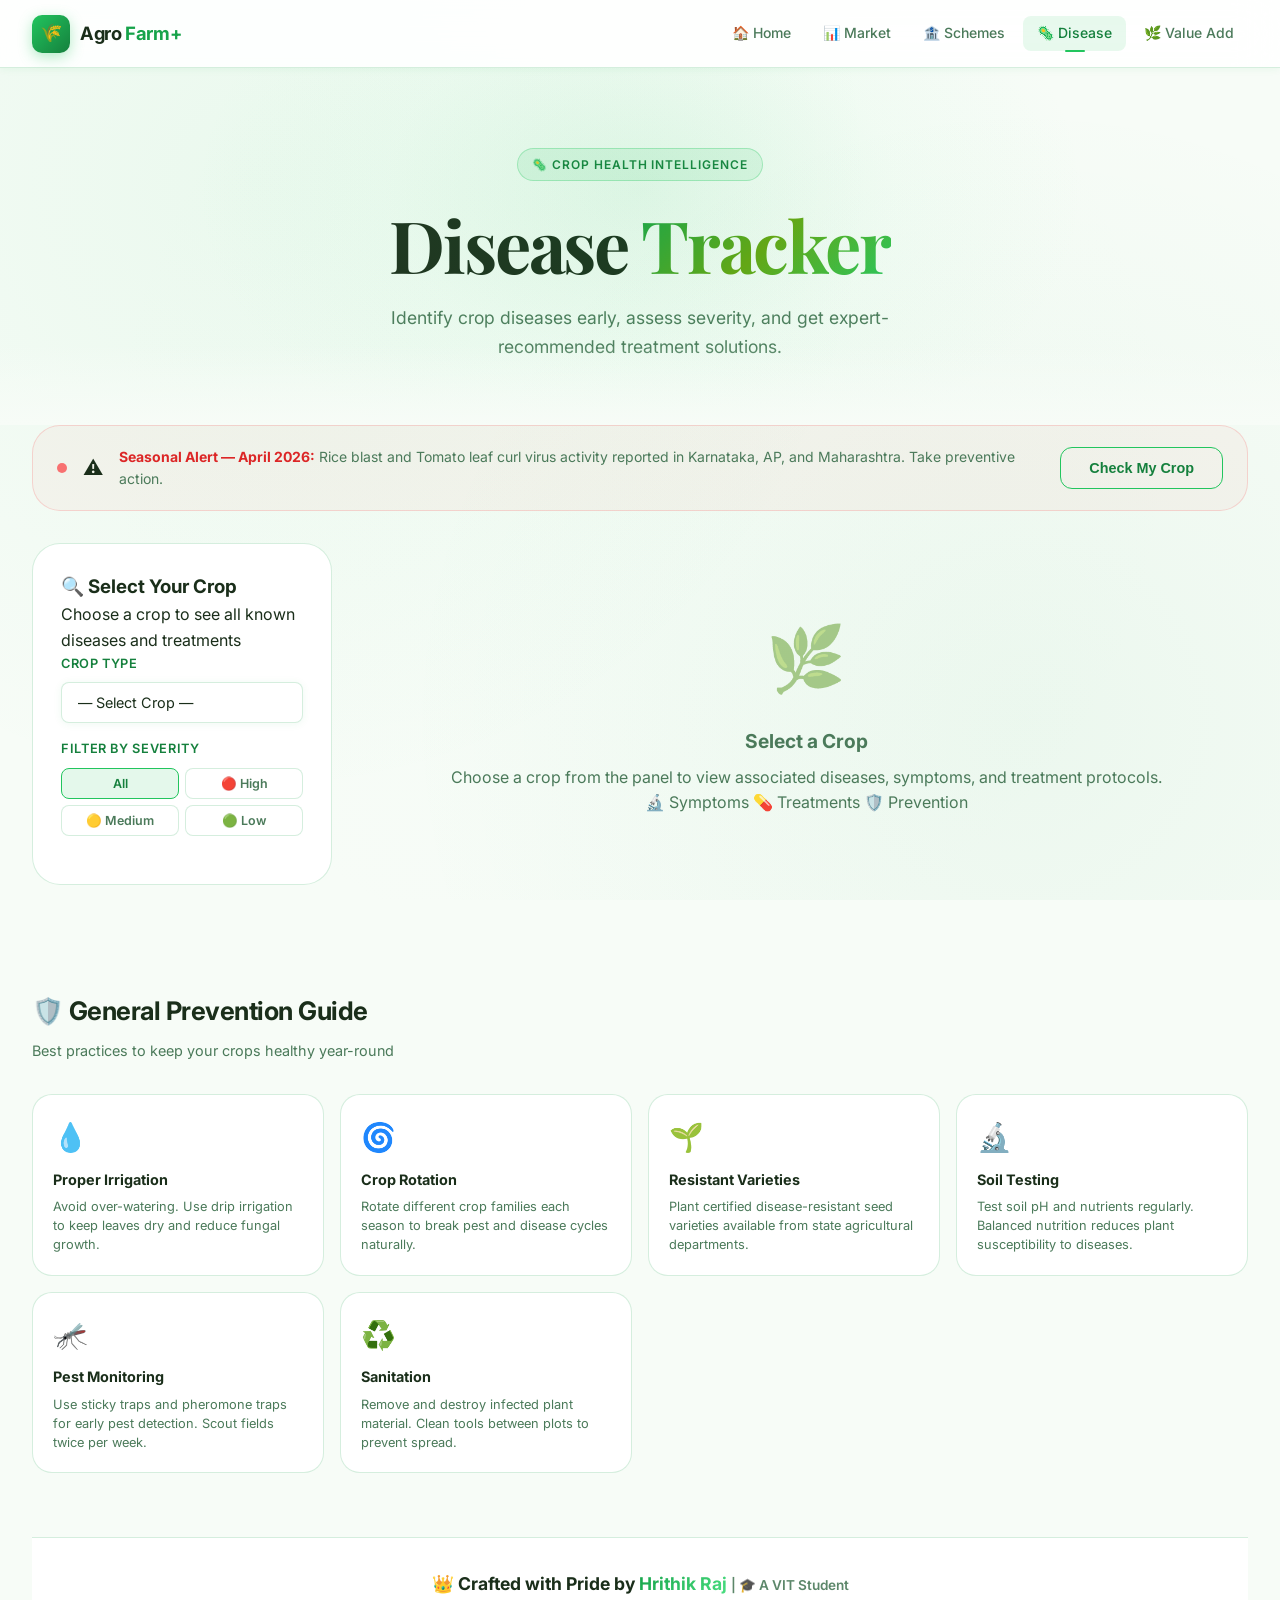
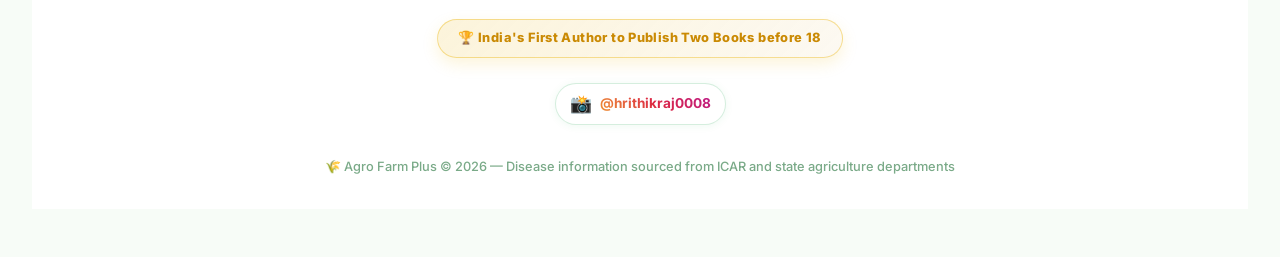
<file: disease.html>
<!DOCTYPE html>
<html lang="en">
<head>
  <meta charset="UTF-8"/>
  <meta name="viewport" content="width=device-width, initial-scale=1.0"/>
  <meta name="description" content="Agro Farm Plus Disease Tracker — Identify crop diseases, severity levels, and get organic or chemical treatment solutions."/>
  <title>Disease Tracker — Agro Farm Plus</title>
  <link rel="stylesheet" href="styles.css"/>
  <link rel="stylesheet" href="disease.css"/>
</head>
<body>

<nav class="navbar" id="navbar">
  <a href="index.html" class="nav-brand">
    <div class="brand-icon">🌾</div>
    <span class="brand-name">Agro <span>Farm+</span></span>
  </a>
  <ul class="nav-links">
    <li><a href="index.html">🏠 Home</a></li>
    <li><a href="market.html">📊 Market</a></li>
    <li><a href="schemes.html">🏦 Schemes</a></li>
    <li><a href="disease.html" class="active">🦠 Disease</a></li>
    <li><a href="value.html">🌿 Value Add</a></li>
  </ul>
</nav>

<div class="page-wrapper">
  <section class="hero" style="padding-bottom:2rem">
    <div class="hero-badge">🦠 Crop Health Intelligence</div>
    <h1>Disease <span class="gradient-text">Tracker</span></h1>
    <p>Identify crop diseases early, assess severity, and get expert-recommended treatment solutions.</p>
  </section>

  <div class="container">

    <!-- Alert Banner -->
    <div class="disease-alert-banner">
      <span class="alert-pulse"></span>
      <span class="alert-icon">⚠️</span>
      <div class="alert-content">
        <strong>Seasonal Alert — April 2026:</strong> Rice blast and Tomato leaf curl virus activity reported in Karnataka, AP, and Maharashtra. Take preventive action.
      </div>
      <button class="btn btn-outline btn-sm" onclick="scrollToSearch()">Check My Crop</button>
    </div>

    <!-- Disease Selection Layout -->
    <div class="disease-layout">

      <!-- Select Panel -->
      <aside class="disease-select-panel">
        <div class="panel-header">
          <h3>🔍 Select Your Crop</h3>
          <p>Choose a crop to see all known diseases and treatments</p>
        </div>

        <div class="form-group" style="margin-bottom:1rem">
          <label>Crop Type</label>
          <select id="cropSelect" onchange="loadDiseases()">
            <option value="">— Select Crop —</option>
            <option value="rice">🌾 Rice</option>
            <option value="wheat">🌾 Wheat</option>
            <option value="tomato">🍅 Tomato</option>
            <option value="cotton">💮 Cotton</option>
            <option value="sugarcane">🎋 Sugarcane</option>
            <option value="potato">🥔 Potato</option>
            <option value="mango">🥭 Mango</option>
            <option value="turmeric">🟡 Turmeric</option>
            <option value="onion">🧅 Onion</option>
            <option value="chilli">🌶️ Chilli</option>
          </select>
        </div>

        <div class="form-group">
          <label>Filter by Severity</label>
          <div class="severity-filters" id="severityFilters">
            <button class="sev-btn active" onclick="setSeverity('all', this)">All</button>
            <button class="sev-btn high-sev" onclick="setSeverity('high', this)">🔴 High</button>
            <button class="sev-btn med-sev" onclick="setSeverity('medium', this)">🟡 Medium</button>
            <button class="sev-btn low-sev" onclick="setSeverity('low', this)">🟢 Low</button>
          </div>
        </div>

        <!-- Seasonal Alert Box -->
        <div class="seasonal-tips" id="seasonalTips" style="display:none">
          <h4>🌡️ Seasonal Risk Factors</h4>
          <div id="seasonalContent"></div>
        </div>

        <!-- Crop Health Score -->
        <div class="crop-health-score" id="cropHealthScore" style="display:none">
          <h4>📊 Crop Vulnerability Score</h4>
          <div class="health-meter">
            <div class="health-bar" id="healthBar"></div>
          </div>
          <p class="health-label" id="healthLabel"></p>
        </div>
      </aside>

      <!-- Disease Results -->
      <main class="disease-results" id="diseaseResults">
        <div class="empty-state" id="diseaseEmptyState">
          <div class="empty-icon floating">🌿</div>
          <h3>Select a Crop</h3>
          <p>Choose a crop from the panel to view associated diseases, symptoms, and treatment protocols.</p>
          <div class="feature-pills">
            <span class="fpill">🔬 Symptoms</span>
            <span class="fpill">💊 Treatments</span>
            <span class="fpill">🛡️ Prevention</span>
          </div>
        </div>

        <div id="diseaseContent" style="display:none">
          <div class="disease-header-row">
            <div>
              <h2 id="selectedCropTitle">—</h2>
              <p id="diseaseSubtitle" style="color:var(--text-muted);font-size:0.875rem;margin-top:4px;"></p>
            </div>
            <div id="diseaseCountBadge" class="disease-count-badge"></div>
          </div>
          <div class="disease-cards-grid" id="diseaseCardsGrid"></div>
        </div>
      </main>
    </div>

    <!-- Prevention Tips -->
    <div class="prevention-section">
      <div class="section-header">
        <h2>🛡️ General Prevention Guide</h2>
        <p>Best practices to keep your crops healthy year-round</p>
      </div>
      <div class="prevention-grid">
        <div class="prev-card">
          <div class="prev-icon">💧</div>
          <h4>Proper Irrigation</h4>
          <p>Avoid over-watering. Use drip irrigation to keep leaves dry and reduce fungal growth.</p>
        </div>
        <div class="prev-card">
          <div class="prev-icon">🌀</div>
          <h4>Crop Rotation</h4>
          <p>Rotate different crop families each season to break pest and disease cycles naturally.</p>
        </div>
        <div class="prev-card">
          <div class="prev-icon">🌱</div>
          <h4>Resistant Varieties</h4>
          <p>Plant certified disease-resistant seed varieties available from state agricultural departments.</p>
        </div>
        <div class="prev-card">
          <div class="prev-icon">🔬</div>
          <h4>Soil Testing</h4>
          <p>Test soil pH and nutrients regularly. Balanced nutrition reduces plant susceptibility to diseases.</p>
        </div>
        <div class="prev-card">
          <div class="prev-icon">🦟</div>
          <h4>Pest Monitoring</h4>
          <p>Use sticky traps and pheromone traps for early pest detection. Scout fields twice per week.</p>
        </div>
        <div class="prev-card">
          <div class="prev-icon">♻️</div>
          <h4>Sanitation</h4>
          <p>Remove and destroy infected plant material. Clean tools between plots to prevent spread.</p>
    </div>

  </div>

  <footer class="footer">
    <div class="footer-creator" style="display:flex; flex-direction:column; align-items:center; text-align:center; gap:0.5rem;">
      <p style="font-size:1.1rem; font-weight:700; color:var(--text-primary); margin:0;">
        👑 Crafted with Pride by <span style="background:linear-gradient(135deg, var(--green-600), var(--green-400)); -webkit-background-clip:text; background-clip:text; -webkit-text-fill-color:transparent;">Hrithik Raj</span> 
        <span style="font-size:0.85rem; font-weight:600; color:var(--text-muted); opacity:0.9;">| 🎓 A VIT Student</span>
      </p>
      
      <div style="margin:0.8rem 0; display:inline-block; padding:0.5rem 1.25rem; background:linear-gradient(135deg, rgba(234,179,8,0.15), rgba(202,138,4,0.05)); border:1.5px solid rgba(234,179,8,0.4); border-radius:50px; box-shadow:0 6px 16px rgba(234,179,8,0.15); transition:transform 0.3s ease;">
        <span style="font-size:0.8rem; font-weight:800; color:var(--earth-600); letter-spacing:0.03em;">
          🏆 India's First Author to Publish Two Books before 18
        </span>
      </div>
      
      <div style="margin-top:0.25rem;">
        <a href="https://instagram.com/hrithikraj0008" target="_blank" style="display:inline-flex; align-items:center; gap:8px; font-weight:700; text-decoration:none; padding:6px 14px; border-radius:50px; background:#fff; border:1px solid var(--border); box-shadow:var(--shadow-sm); transition:all 0.3s ease;">
          <span style="font-size:1.1rem;">📸</span> <span style="background:linear-gradient(45deg, #f09433 0%, #e6683c 25%, #dc2743 50%, #cc2366 75%, #bc1888 100%); -webkit-background-clip:text; background-clip:text; -webkit-text-fill-color:transparent; font-size:0.85rem;">@hrithikraj0008</span>
        </a>
      </div>
      
      <p style="margin-top:1.5rem; font-size:0.8rem; color:var(--text-dim); font-weight:500;">
        🌾 Agro Farm Plus &copy; 2026 — Disease information sourced from ICAR and state agriculture departments
      </p>
    </div>
  </footer>
</div>

<script src="disease.js"></script>
</body>
</html>
</file>
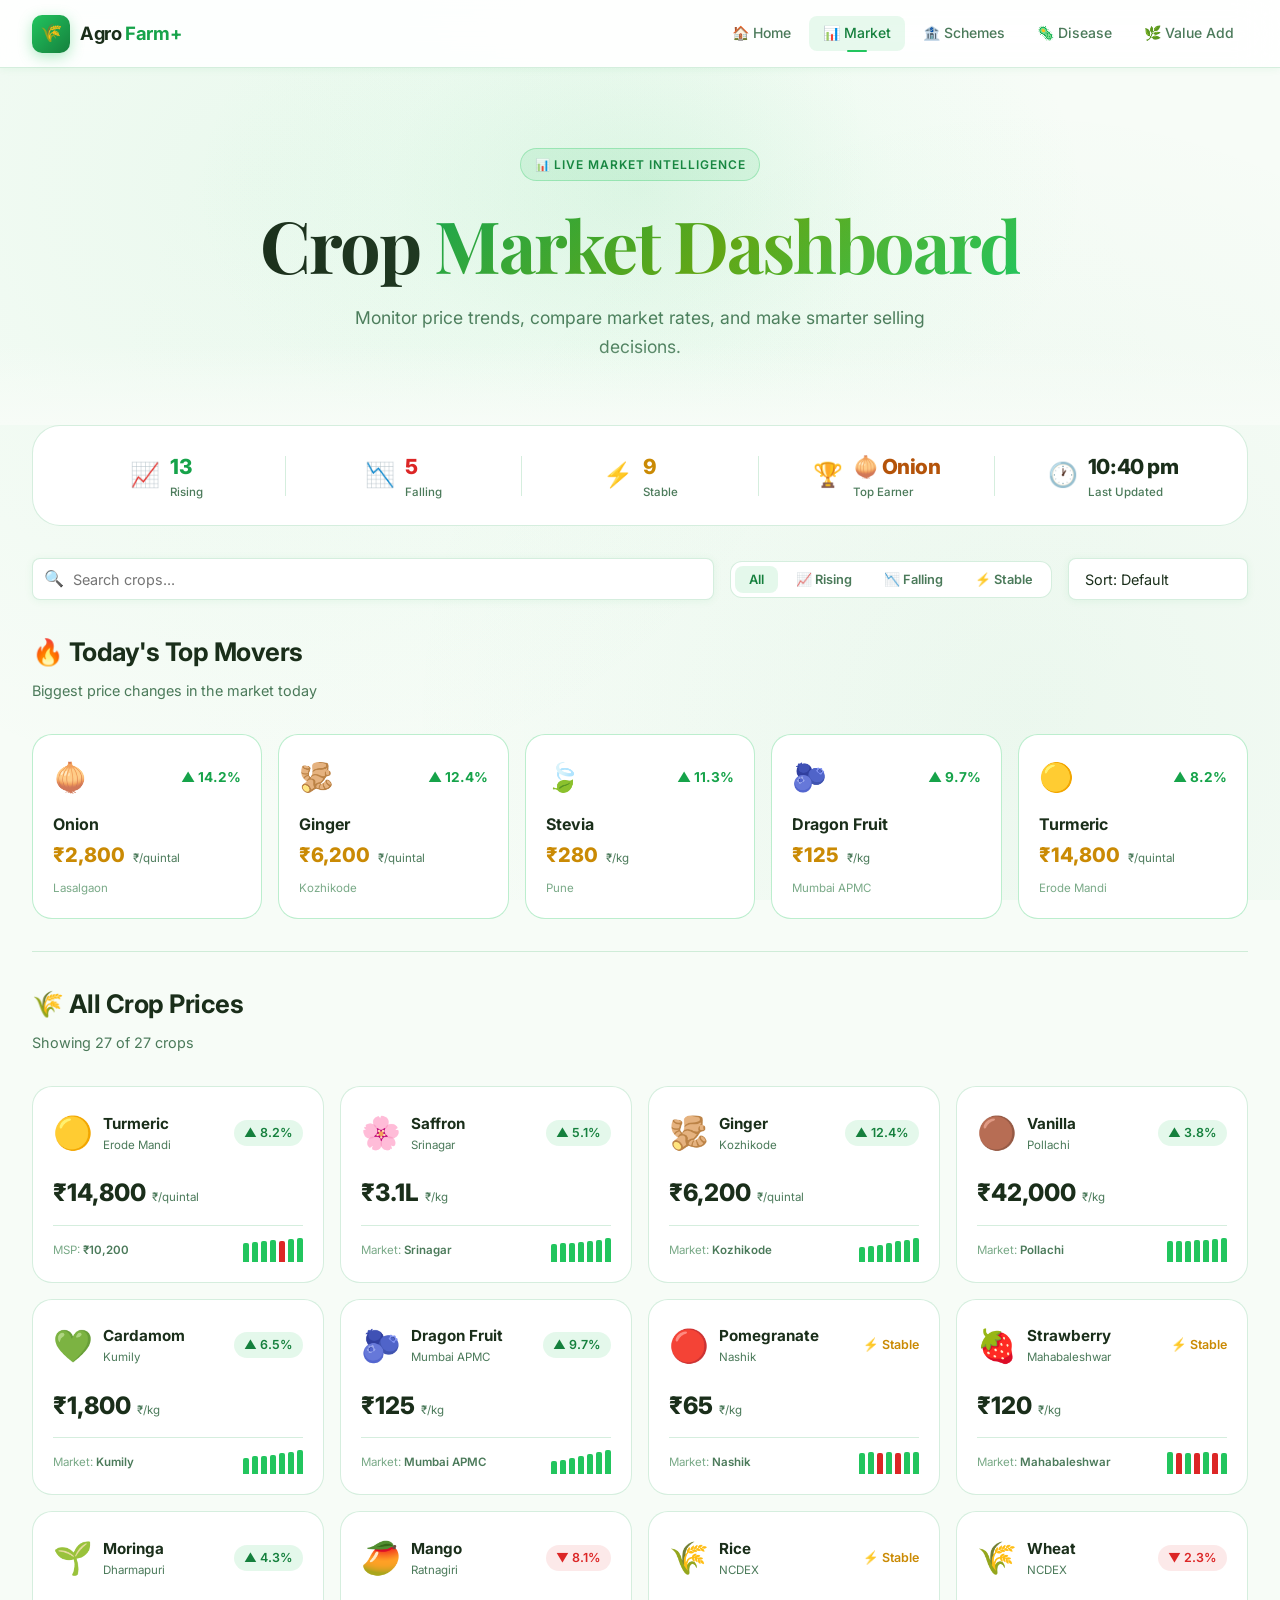
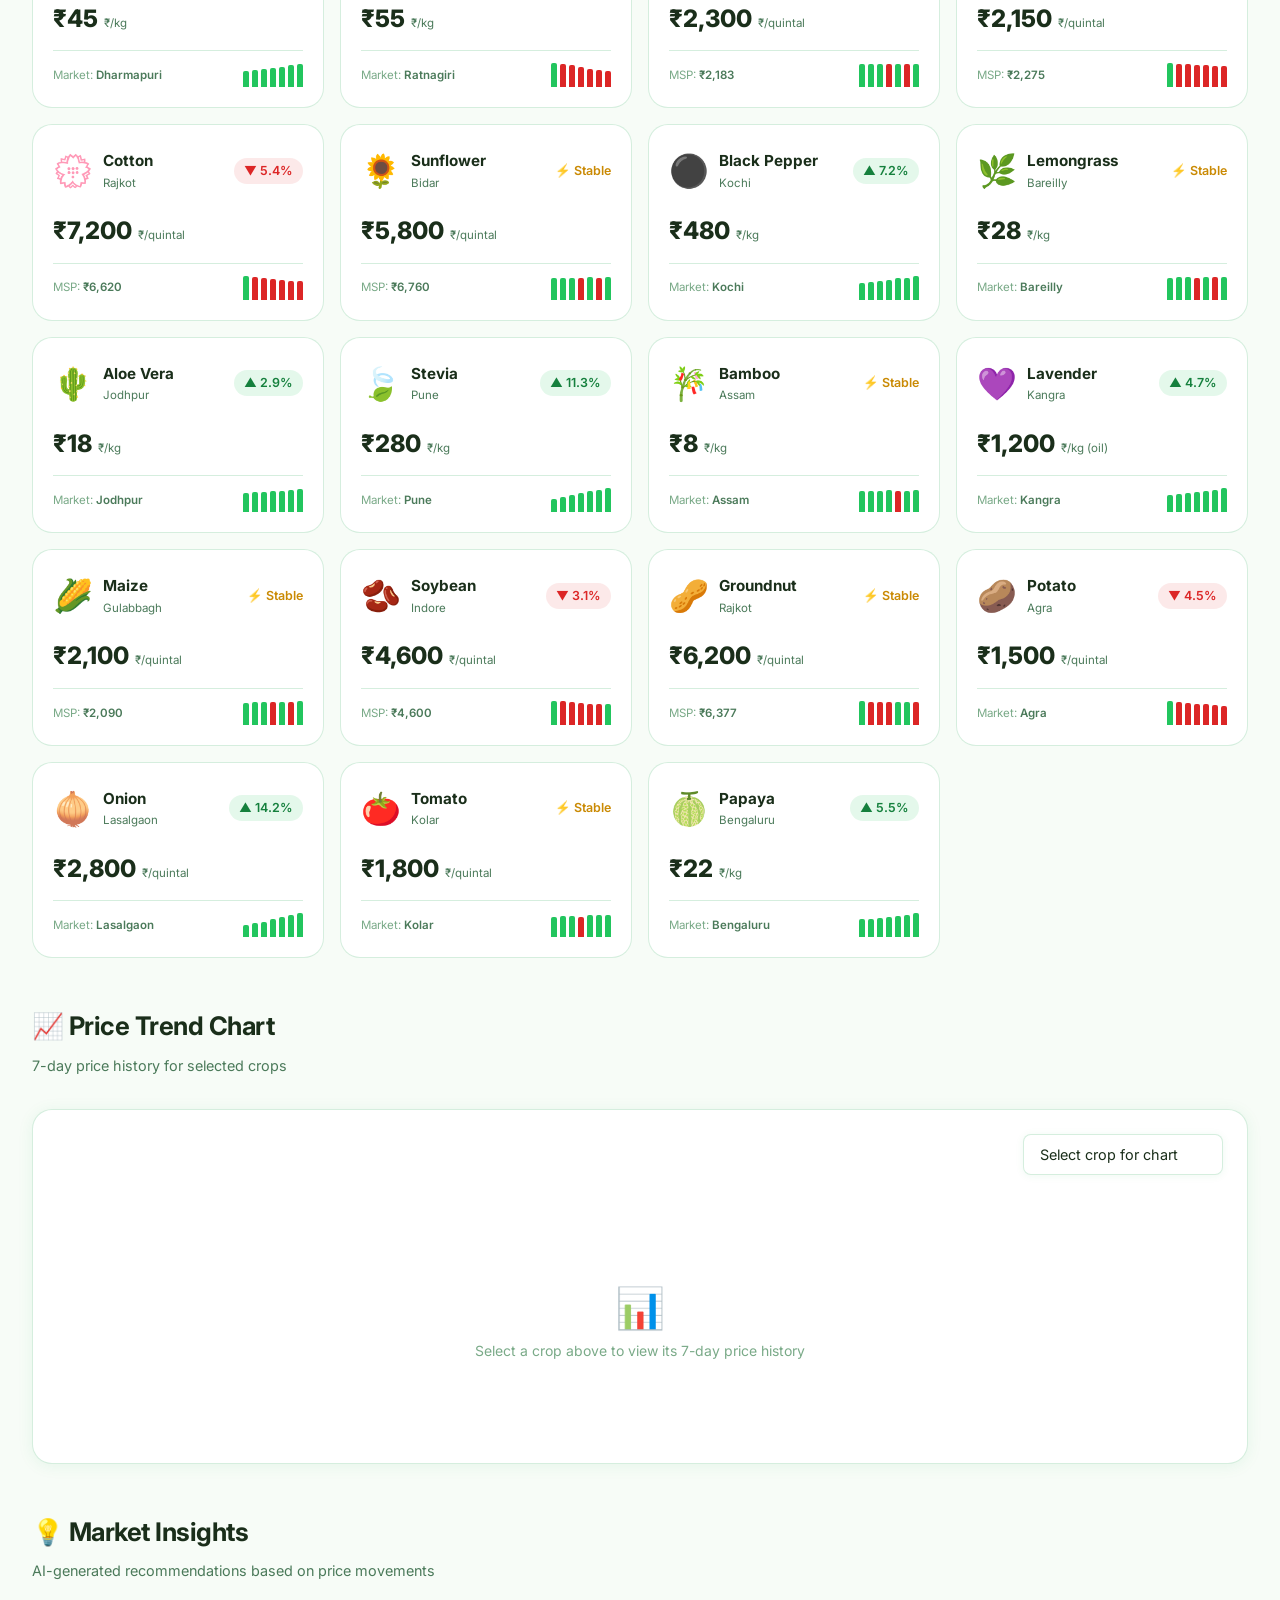
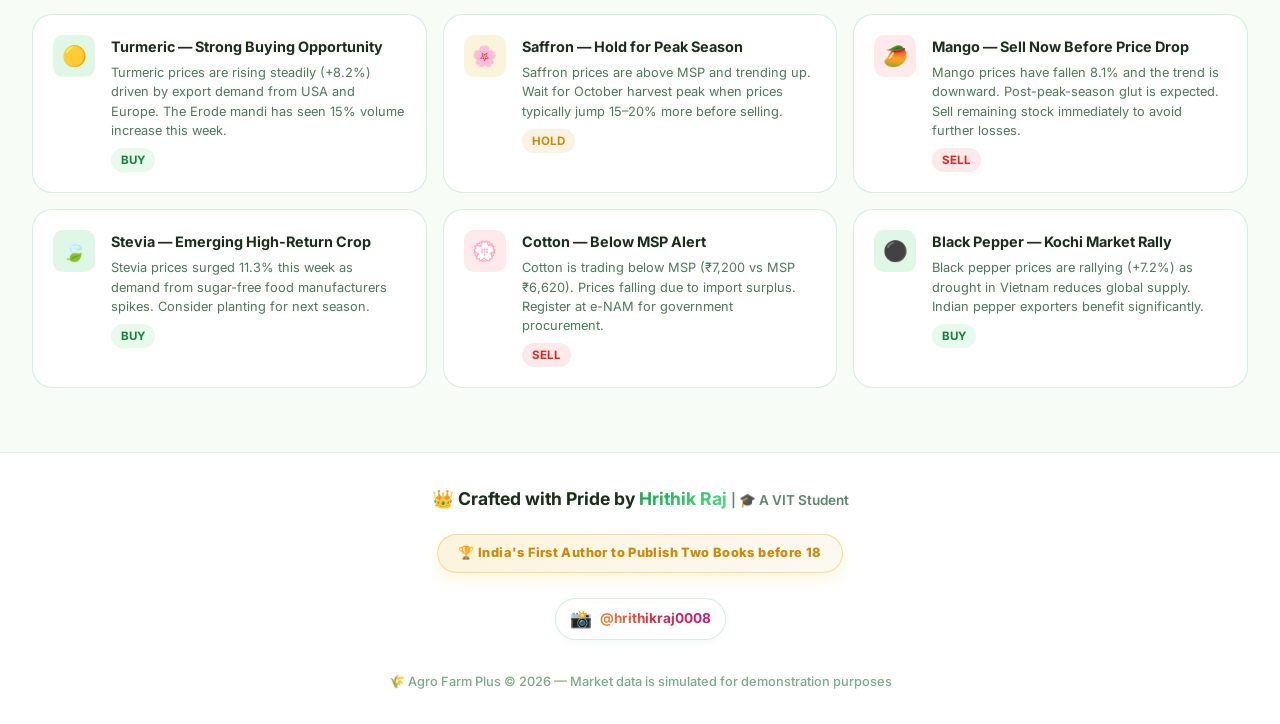
<file: market.html>
<!DOCTYPE html>
<html lang="en">
<head>
  <meta charset="UTF-8"/>
  <meta name="viewport" content="width=device-width, initial-scale=1.0"/>
  <meta name="description" content="Agro Farm Plus Market Dashboard — Real-time crop price tracking, trends, and market insights for Indian farmers."/>
  <title>Market Dashboard — Agro Farm Plus</title>
  <link rel="stylesheet" href="styles.css"/>
  <link rel="stylesheet" href="market.css"/>
</head>
<body>

<nav class="navbar" id="navbar">
  <a href="index.html" class="nav-brand">
    <div class="brand-icon">🌾</div>
    <span class="brand-name">Agro <span>Farm+</span></span>
  </a>
  <ul class="nav-links">
    <li><a href="index.html">🏠 Home</a></li>
    <li><a href="market.html" class="active">📊 Market</a></li>
    <li><a href="schemes.html">🏦 Schemes</a></li>
    <li><a href="disease.html">🦠 Disease</a></li>
    <li><a href="value.html">🌿 Value Add</a></li>
  </ul>
</nav>

<div class="page-wrapper">
  <section class="hero" style="padding-bottom:2rem">
    <div class="hero-badge">📊 Live Market Intelligence</div>
    <h1>Crop <span class="gradient-text">Market Dashboard</span></h1>
    <p>Monitor price trends, compare market rates, and make smarter selling decisions.</p>
  </section>

  <div class="container">

    <!-- Market Summary Bar -->
    <div class="market-summary">
      <div class="ms-item">
        <span class="ms-icon">📈</span>
        <div>
          <span class="ms-val rising" id="risingCount">—</span>
          <span class="ms-label">Rising</span>
        </div>
      </div>
      <div class="ms-divider"></div>
      <div class="ms-item">
        <span class="ms-icon">📉</span>
        <div>
          <span class="ms-val falling" id="fallingCount">—</span>
          <span class="ms-label">Falling</span>
        </div>
      </div>
      <div class="ms-divider"></div>
      <div class="ms-item">
        <span class="ms-icon">⚡</span>
        <div>
          <span class="ms-val stable" id="stableCount">—</span>
          <span class="ms-label">Stable</span>
        </div>
      </div>
      <div class="ms-divider"></div>
      <div class="ms-item">
        <span class="ms-icon">🏆</span>
        <div>
          <span class="ms-val gold" id="topCrop">—</span>
          <span class="ms-label">Top Earner</span>
        </div>
      </div>
      <div class="ms-divider"></div>
      <div class="ms-item">
        <span class="ms-icon">🕐</span>
        <div>
          <span class="ms-val" id="lastUpdated">—</span>
          <span class="ms-label">Last Updated</span>
        </div>
      </div>
    </div>

    <!-- Search & Filter -->
    <div class="market-controls">
      <div class="search-wrap">
        <span class="search-icon">🔍</span>
        <input type="text" id="cropSearch" placeholder="Search crops..." oninput="filterMarket()"/>
      </div>
      <div class="filter-tabs">
        <button class="ftab active" onclick="setFilter('all', this)">All</button>
        <button class="ftab rising-tab" onclick="setFilter('rising', this)">📈 Rising</button>
        <button class="ftab falling-tab" onclick="setFilter('falling', this)">📉 Falling</button>
        <button class="ftab stable-tab" onclick="setFilter('stable', this)">⚡ Stable</button>
      </div>
      <div class="sort-wrap">
        <select id="sortBy" onchange="sortMarket()">
          <option value="default">Sort: Default</option>
          <option value="price-high">Price: High to Low</option>
          <option value="price-low">Price: Low to High</option>
          <option value="change-high">Change: High</option>
          <option value="name">Name: A-Z</option>
        </select>
      </div>
    </div>

    <!-- Highlight Cards: Top Movers -->
    <div class="section-header">
      <h2>🔥 Today's Top Movers</h2>
      <p>Biggest price changes in the market today</p>
    </div>
    <div class="top-movers" id="topMovers"></div>

    <hr class="divider"/>

    <!-- Main Price Grid -->
    <div class="section-header">
      <h2>🌾 All Crop Prices</h2>
      <p id="resultCountLabel">Loading market data...</p>
    </div>

    <div class="price-grid" id="priceGrid"></div>

    <!-- Price Chart Section -->
    <div class="chart-section">
      <div class="section-header">
        <h2>📈 Price Trend Chart</h2>
        <p>7-day price history for selected crops</p>
      </div>
      <div class="chart-container card">
        <div class="chart-header">
          <div class="chart-legend" id="chartLegend"></div>
          <select id="chartCropSelect" onchange="updateChart()">
            <option value="">Select crop for chart</option>
          </select>
        </div>
        <div class="chart-area" id="chartArea">
          <div class="chart-placeholder">
            <span style="font-size:2.5rem">📊</span>
            <p>Select a crop above to view its 7-day price history</p>
          </div>
        </div>
      </div>
    </div>

    <!-- Market Insights -->
    <div class="section-header" style="margin-top:2.5rem">
      <h2>💡 Market Insights</h2>
      <p>AI-generated recommendations based on price movements</p>
    </div>
    <div class="insights-grid" id="insightsGrid"></div>

  </div>

  <footer class="footer">
    <div class="footer-creator" style="display:flex; flex-direction:column; align-items:center; text-align:center; gap:0.5rem;">
      <p style="font-size:1.1rem; font-weight:700; color:var(--text-primary); margin:0;">
        👑 Crafted with Pride by <span style="background:linear-gradient(135deg, var(--green-600), var(--green-400)); -webkit-background-clip:text; background-clip:text; -webkit-text-fill-color:transparent;">Hrithik Raj</span> 
        <span style="font-size:0.85rem; font-weight:600; color:var(--text-muted); opacity:0.9;">| 🎓 A VIT Student</span>
      </p>
      
      <div style="margin:0.8rem 0; display:inline-block; padding:0.5rem 1.25rem; background:linear-gradient(135deg, rgba(234,179,8,0.15), rgba(202,138,4,0.05)); border:1.5px solid rgba(234,179,8,0.4); border-radius:50px; box-shadow:0 6px 16px rgba(234,179,8,0.15); transition:transform 0.3s ease;">
        <span style="font-size:0.8rem; font-weight:800; color:var(--earth-600); letter-spacing:0.03em;">
          🏆 India's First Author to Publish Two Books before 18
        </span>
      </div>
      
      <div style="margin-top:0.25rem;">
        <a href="https://instagram.com/hrithikraj0008" target="_blank" style="display:inline-flex; align-items:center; gap:8px; font-weight:700; text-decoration:none; padding:6px 14px; border-radius:50px; background:#fff; border:1px solid var(--border); box-shadow:var(--shadow-sm); transition:all 0.3s ease;">
          <span style="font-size:1.1rem;">📸</span> <span style="background:linear-gradient(45deg, #f09433 0%, #e6683c 25%, #dc2743 50%, #cc2366 75%, #bc1888 100%); -webkit-background-clip:text; background-clip:text; -webkit-text-fill-color:transparent; font-size:0.85rem;">@hrithikraj0008</span>
        </a>
      </div>
      
      <p style="margin-top:1.5rem; font-size:0.8rem; color:var(--text-dim); font-weight:500;">
        🌾 Agro Farm Plus &copy; 2026 — Market data is simulated for demonstration purposes
      </p>
    </div>
  </footer>
</div>

<script src="market.js"></script>
</body>
</html>
</file>
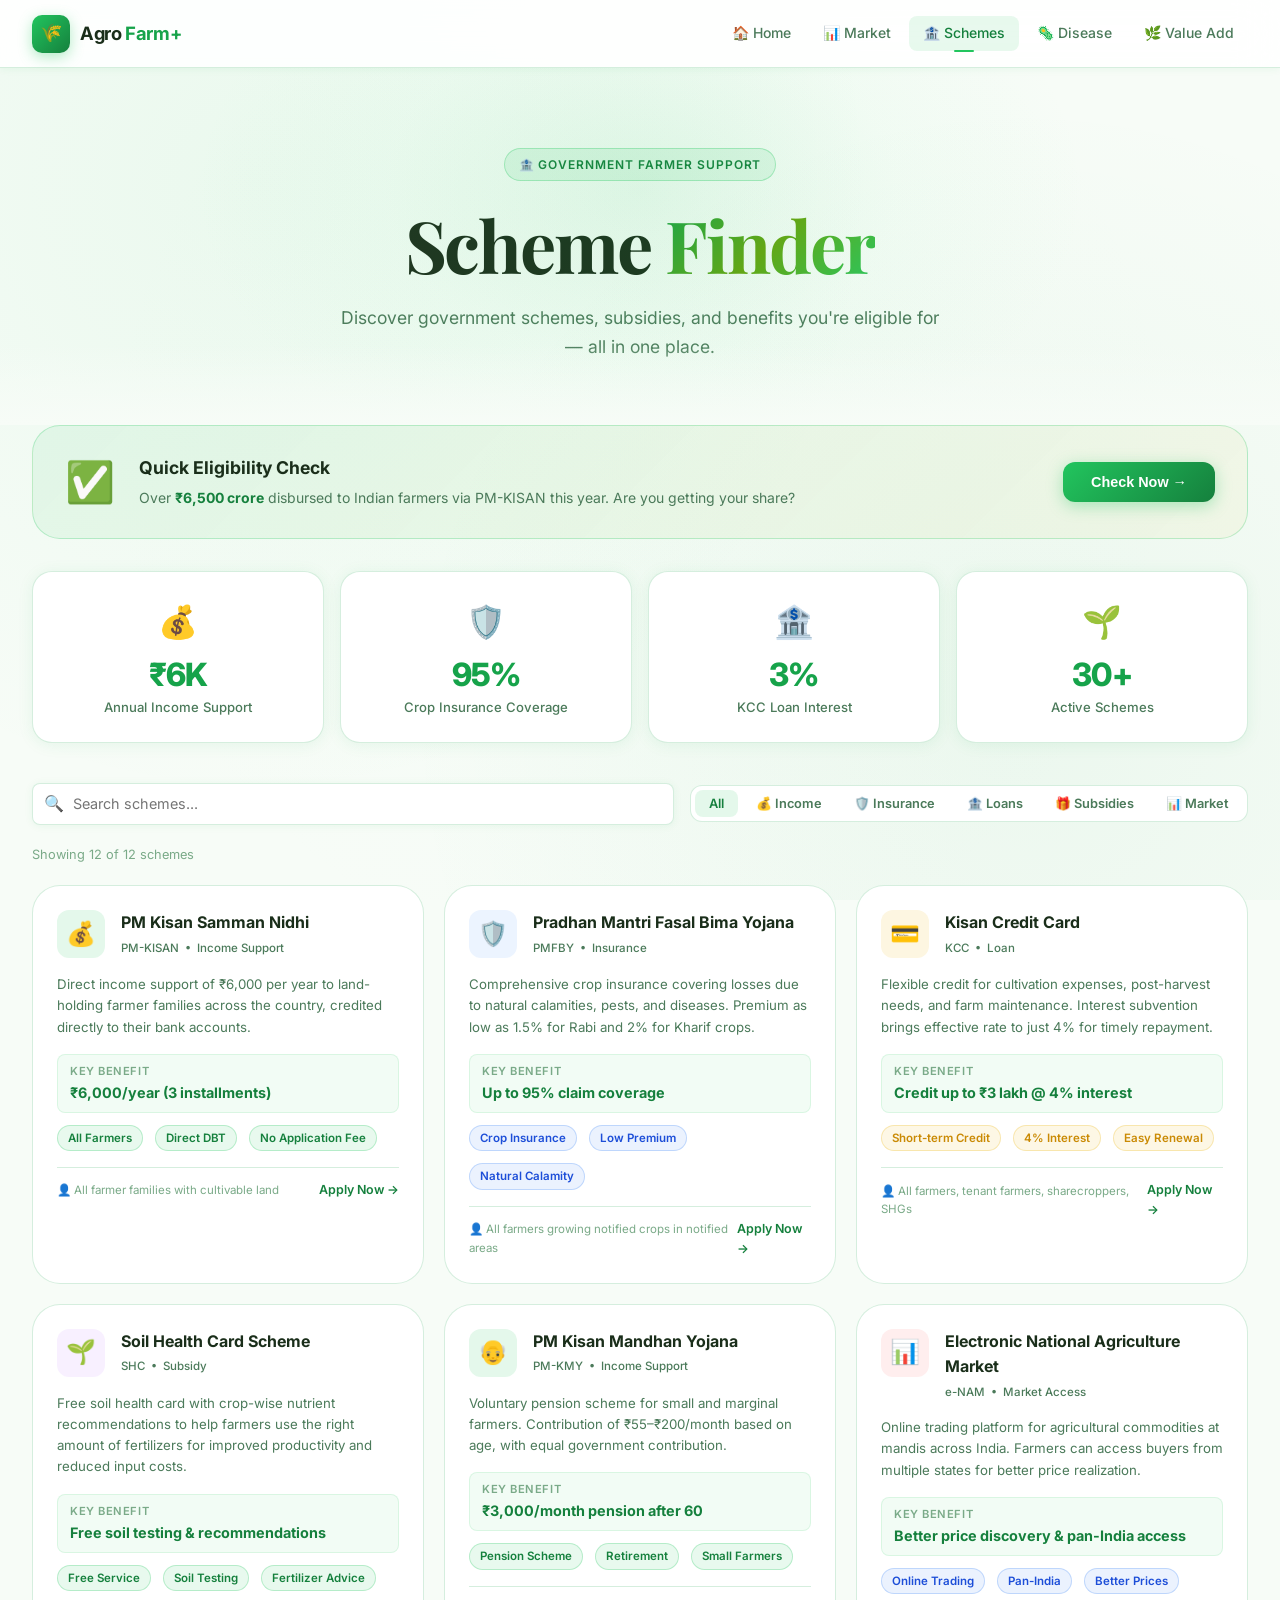
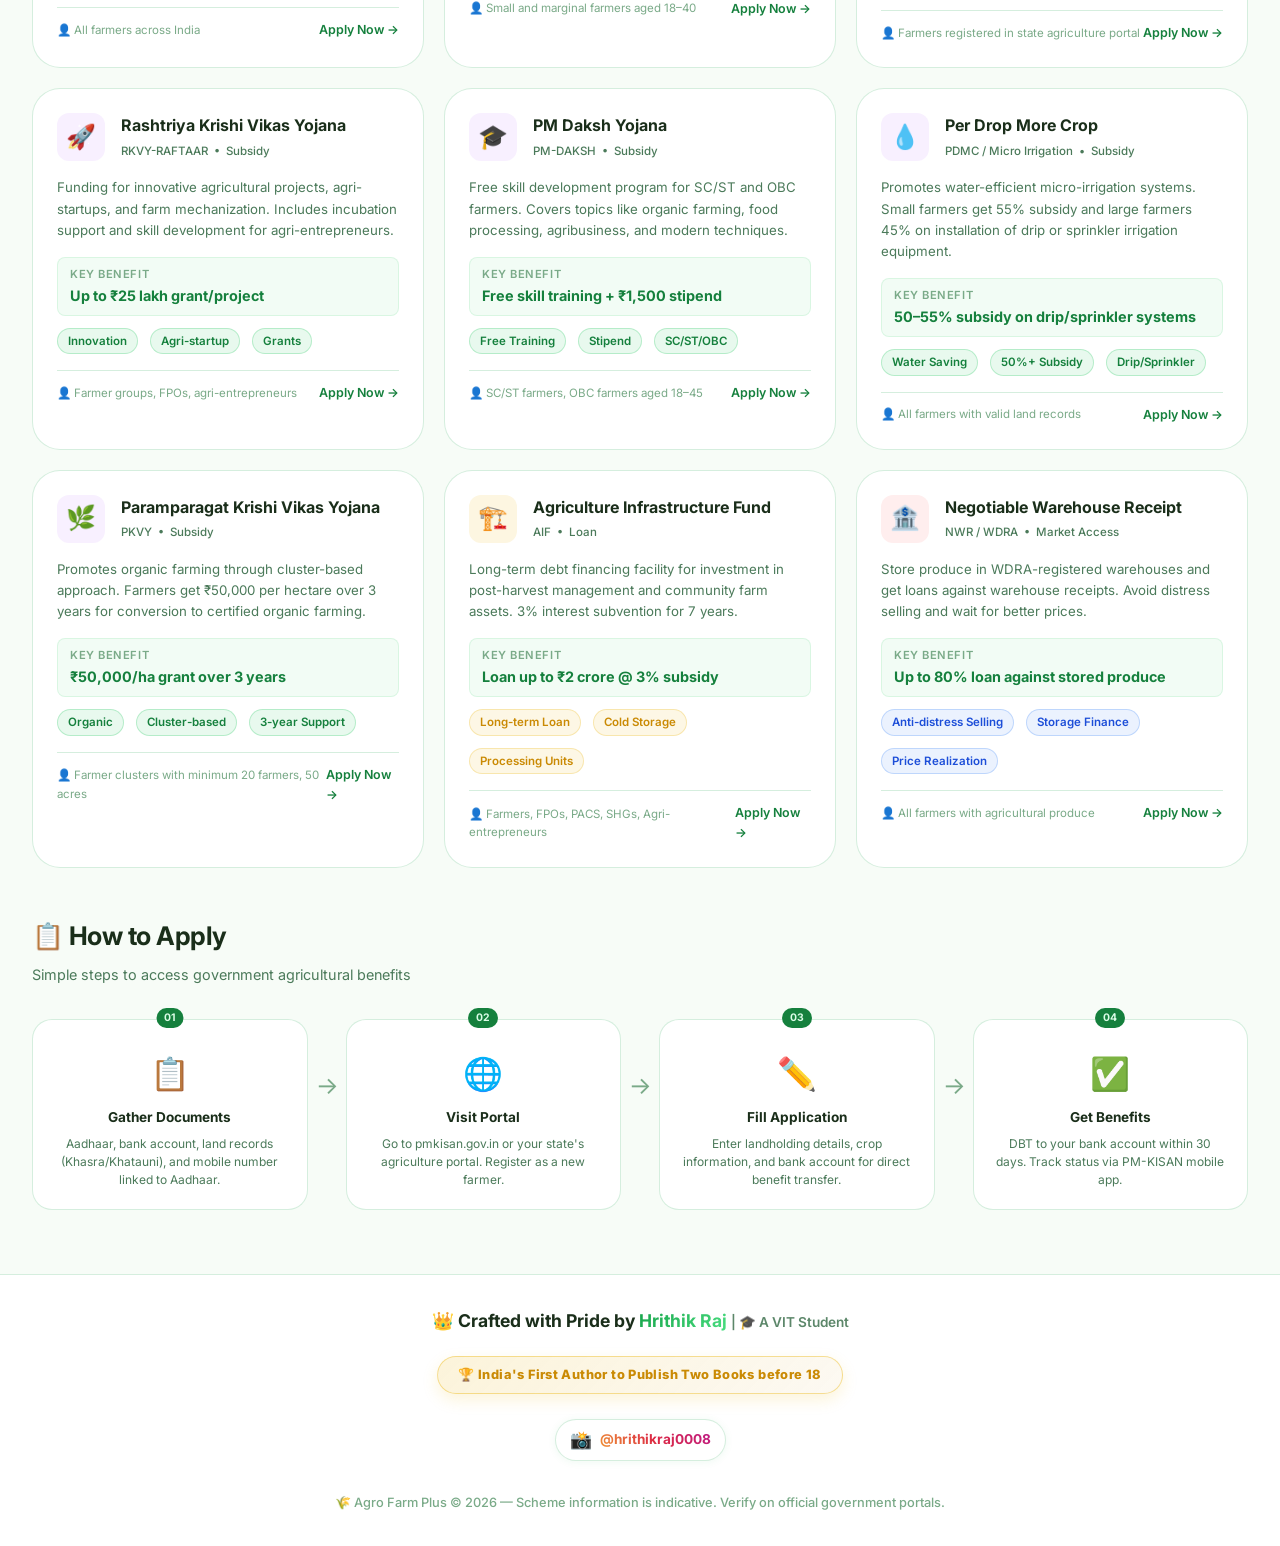
<file: schemes.html>
<!DOCTYPE html>
<html lang="en">
<head>
  <meta charset="UTF-8"/>
  <meta name="viewport" content="width=device-width, initial-scale=1.0"/>
  <meta name="description" content="Government schemes for farmers — PM-KISAN, PMFBY crop insurance, KCC loans, and subsidies finder."/>
  <title>Government Schemes — Agro Farm Plus</title>
  <link rel="stylesheet" href="styles.css"/>
  <link rel="stylesheet" href="schemes.css"/>
</head>
<body>

<nav class="navbar" id="navbar">
  <a href="index.html" class="nav-brand">
    <div class="brand-icon">🌾</div>
    <span class="brand-name">Agro <span>Farm+</span></span>
  </a>
  <ul class="nav-links">
    <li><a href="index.html">🏠 Home</a></li>
    <li><a href="market.html">📊 Market</a></li>
    <li><a href="schemes.html" class="active">🏦 Schemes</a></li>
    <li><a href="disease.html">🦠 Disease</a></li>
    <li><a href="value.html">🌿 Value Add</a></li>
  </ul>
</nav>

<div class="page-wrapper">
  <section class="hero" style="padding-bottom:2rem">
    <div class="hero-badge">🏦 Government Farmer Support</div>
    <h1>Scheme <span class="gradient-text">Finder</span></h1>
    <p>Discover government schemes, subsidies, and benefits you're eligible for — all in one place.</p>
  </section>

  <div class="container">

    <!-- Eligibility Check Banner -->
    <div class="eligibility-banner">
      <div class="elig-icon">✅</div>
      <div class="elig-text">
        <h3>Quick Eligibility Check</h3>
        <p>Over <strong>₹6,500 crore</strong> disbursed to Indian farmers via PM-KISAN this year. Are you getting your share?</p>
      </div>
      <button class="btn btn-primary" onclick="scrollToSchemes()">Check Now →</button>
    </div>

    <!-- Stats Row -->
    <div class="scheme-stats">
      <div class="stat-card">
        <div class="stat-icon">💰</div>
        <div class="stat-value">₹6K</div>
        <div class="stat-label">Annual Income Support</div>
      </div>
      <div class="stat-card">
        <div class="stat-icon">🛡️</div>
        <div class="stat-value">95%</div>
        <div class="stat-label">Crop Insurance Coverage</div>
      </div>
      <div class="stat-card">
        <div class="stat-icon">🏦</div>
        <div class="stat-value">3%</div>
        <div class="stat-label">KCC Loan Interest</div>
      </div>
      <div class="stat-card">
        <div class="stat-icon">🌱</div>
        <div class="stat-value">30+</div>
        <div class="stat-label">Active Schemes</div>
      </div>
    </div>

    <!-- Filter Controls -->
    <div class="schemes-controls" id="schemes-section">
      <div class="scheme-search-wrap">
        <span class="search-icon">🔍</span>
        <input type="text" id="schemeSearch" placeholder="Search schemes..." oninput="filterSchemes()"/>
      </div>
      <div class="cat-tabs">
        <button class="cat-tab active" data-cat="all" onclick="setCatFilter('all', this)">All</button>
        <button class="cat-tab" data-cat="income" onclick="setCatFilter('income', this)">💰 Income</button>
        <button class="cat-tab" data-cat="insurance" onclick="setCatFilter('insurance', this)">🛡️ Insurance</button>
        <button class="cat-tab" data-cat="loan" onclick="setCatFilter('loan', this)">🏦 Loans</button>
        <button class="cat-tab" data-cat="subsidy" onclick="setCatFilter('subsidy', this)">🎁 Subsidies</button>
        <button class="cat-tab" data-cat="market" onclick="setCatFilter('market', this)">📊 Market</button>
      </div>
    </div>

    <!-- Results Count -->
    <div class="results-meta">
      <span id="schemeCount">Showing all 12 schemes</span>
    </div>

    <!-- Schemes Grid -->
    <div class="schemes-grid" id="schemesGrid"></div>

    <!-- Apply Guide -->
    <div class="apply-guide">
      <div class="section-header">
        <h2>📋 How to Apply</h2>
        <p>Simple steps to access government agricultural benefits</p>
      </div>
      <div class="steps-row">
        <div class="step-card">
          <div class="step-num">01</div>
          <div class="step-icon">📋</div>
          <h4>Gather Documents</h4>
          <p>Aadhaar, bank account, land records (Khasra/Khatauni), and mobile number linked to Aadhaar.</p>
        </div>
        <div class="step-arrow">→</div>
        <div class="step-card">
          <div class="step-num">02</div>
          <div class="step-icon">🌐</div>
          <h4>Visit Portal</h4>
          <p>Go to pmkisan.gov.in or your state's agriculture portal. Register as a new farmer.</p>
        </div>
        <div class="step-arrow">→</div>
        <div class="step-card">
          <div class="step-num">03</div>
          <div class="step-icon">✏️</div>
          <h4>Fill Application</h4>
          <p>Enter landholding details, crop information, and bank account for direct benefit transfer.</p>
        </div>
        <div class="step-arrow">→</div>
        <div class="step-card">
          <div class="step-num">04</div>
          <div class="step-icon">✅</div>
          <h4>Get Benefits</h4>
          <p>DBT to your bank account within 30 days. Track status via PM-KISAN mobile app.</p>
        </div>
      </div>
    </div>

  </div>

  <footer class="footer">
    <div class="footer-creator" style="display:flex; flex-direction:column; align-items:center; text-align:center; gap:0.5rem;">
      <p style="font-size:1.1rem; font-weight:700; color:var(--text-primary); margin:0;">
        👑 Crafted with Pride by <span style="background:linear-gradient(135deg, var(--green-600), var(--green-400)); -webkit-background-clip:text; background-clip:text; -webkit-text-fill-color:transparent;">Hrithik Raj</span> 
        <span style="font-size:0.85rem; font-weight:600; color:var(--text-muted); opacity:0.9;">| 🎓 A VIT Student</span>
      </p>
      
      <div style="margin:0.8rem 0; display:inline-block; padding:0.5rem 1.25rem; background:linear-gradient(135deg, rgba(234,179,8,0.15), rgba(202,138,4,0.05)); border:1.5px solid rgba(234,179,8,0.4); border-radius:50px; box-shadow:0 6px 16px rgba(234,179,8,0.15); transition:transform 0.3s ease;">
        <span style="font-size:0.8rem; font-weight:800; color:var(--earth-600); letter-spacing:0.03em;">
          🏆 India's First Author to Publish Two Books before 18
        </span>
      </div>
      
      <div style="margin-top:0.25rem;">
        <a href="https://instagram.com/hrithikraj0008" target="_blank" style="display:inline-flex; align-items:center; gap:8px; font-weight:700; text-decoration:none; padding:6px 14px; border-radius:50px; background:#fff; border:1px solid var(--border); box-shadow:var(--shadow-sm); transition:all 0.3s ease;">
          <span style="font-size:1.1rem;">📸</span> <span style="background:linear-gradient(45deg, #f09433 0%, #e6683c 25%, #dc2743 50%, #cc2366 75%, #bc1888 100%); -webkit-background-clip:text; background-clip:text; -webkit-text-fill-color:transparent; font-size:0.85rem;">@hrithikraj0008</span>
        </a>
      </div>
      
      <p style="margin-top:1.5rem; font-size:0.8rem; color:var(--text-dim); font-weight:500;">
        🌾 Agro Farm Plus &copy; 2026 — Scheme information is indicative. Verify on official government portals.
      </p>
    </div>
  </footer>
</div>

<script src="schemes.js"></script>
</body>
</html>
</file>
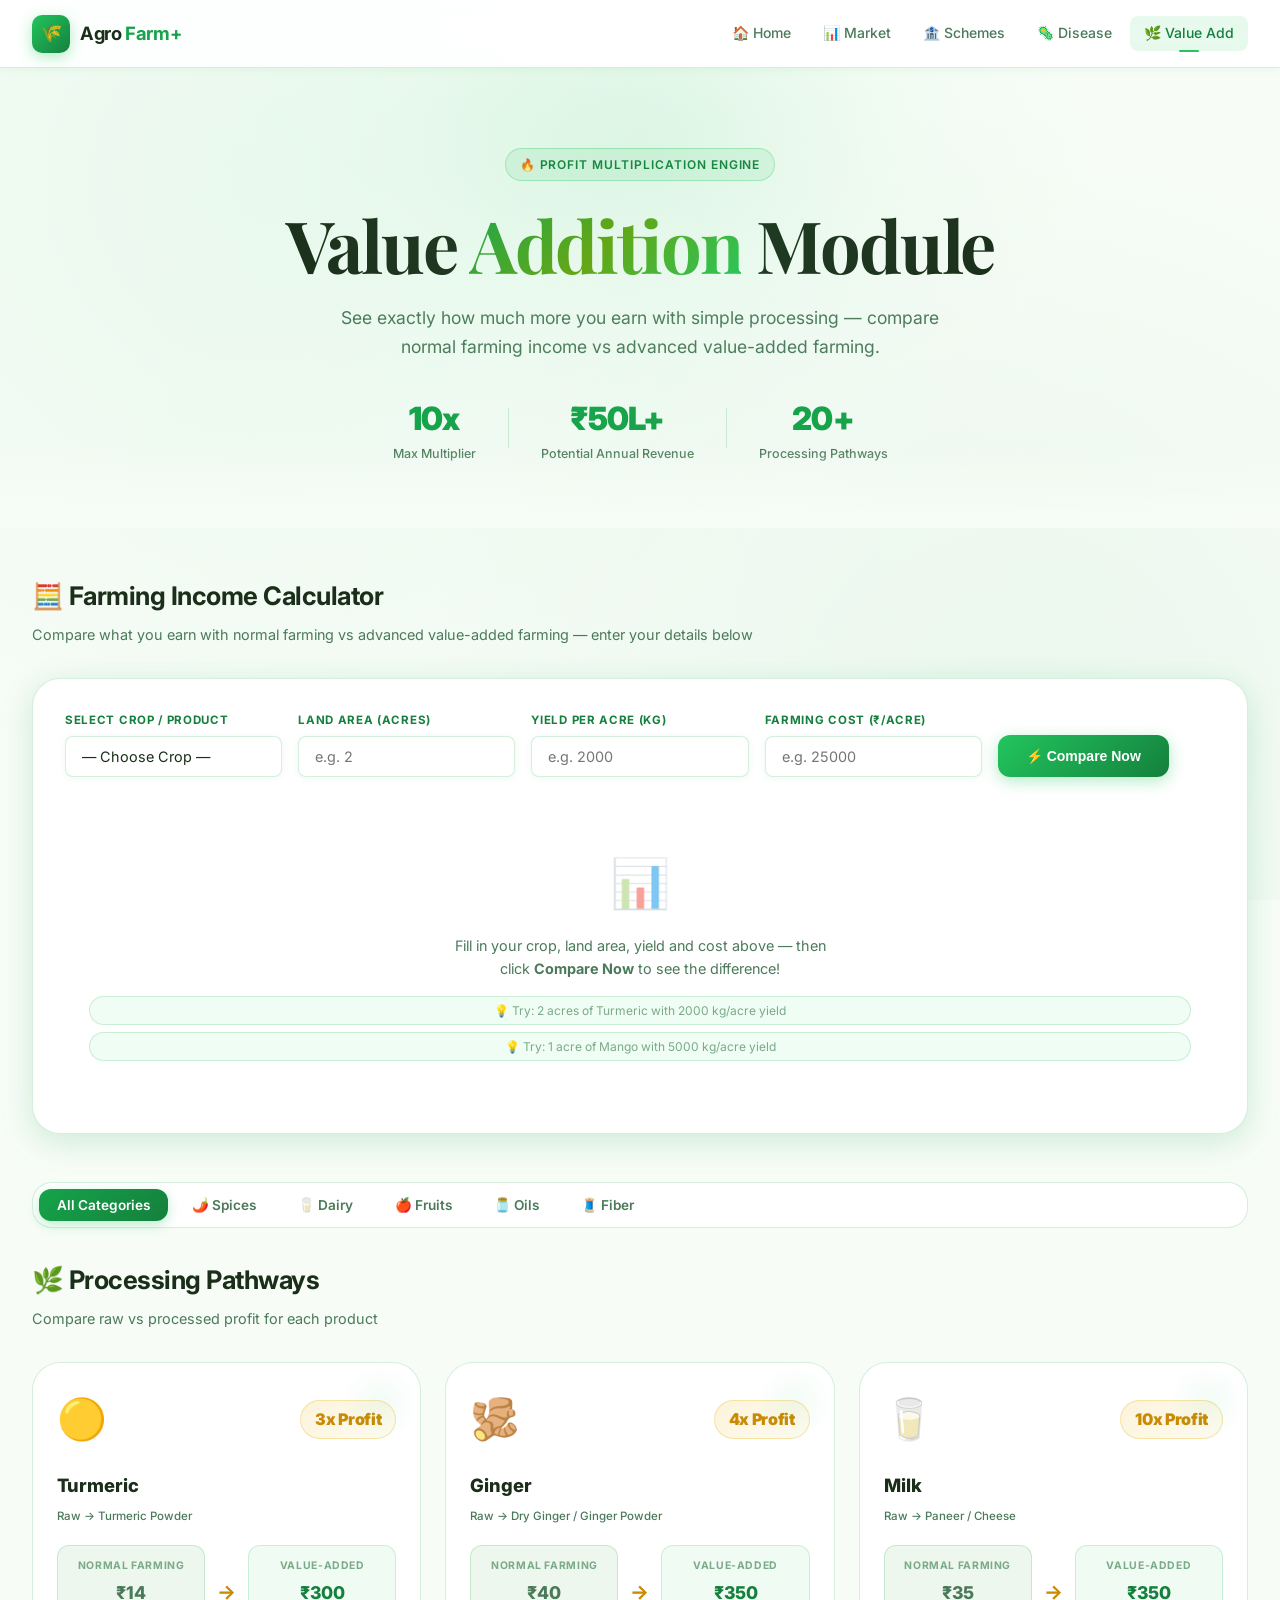
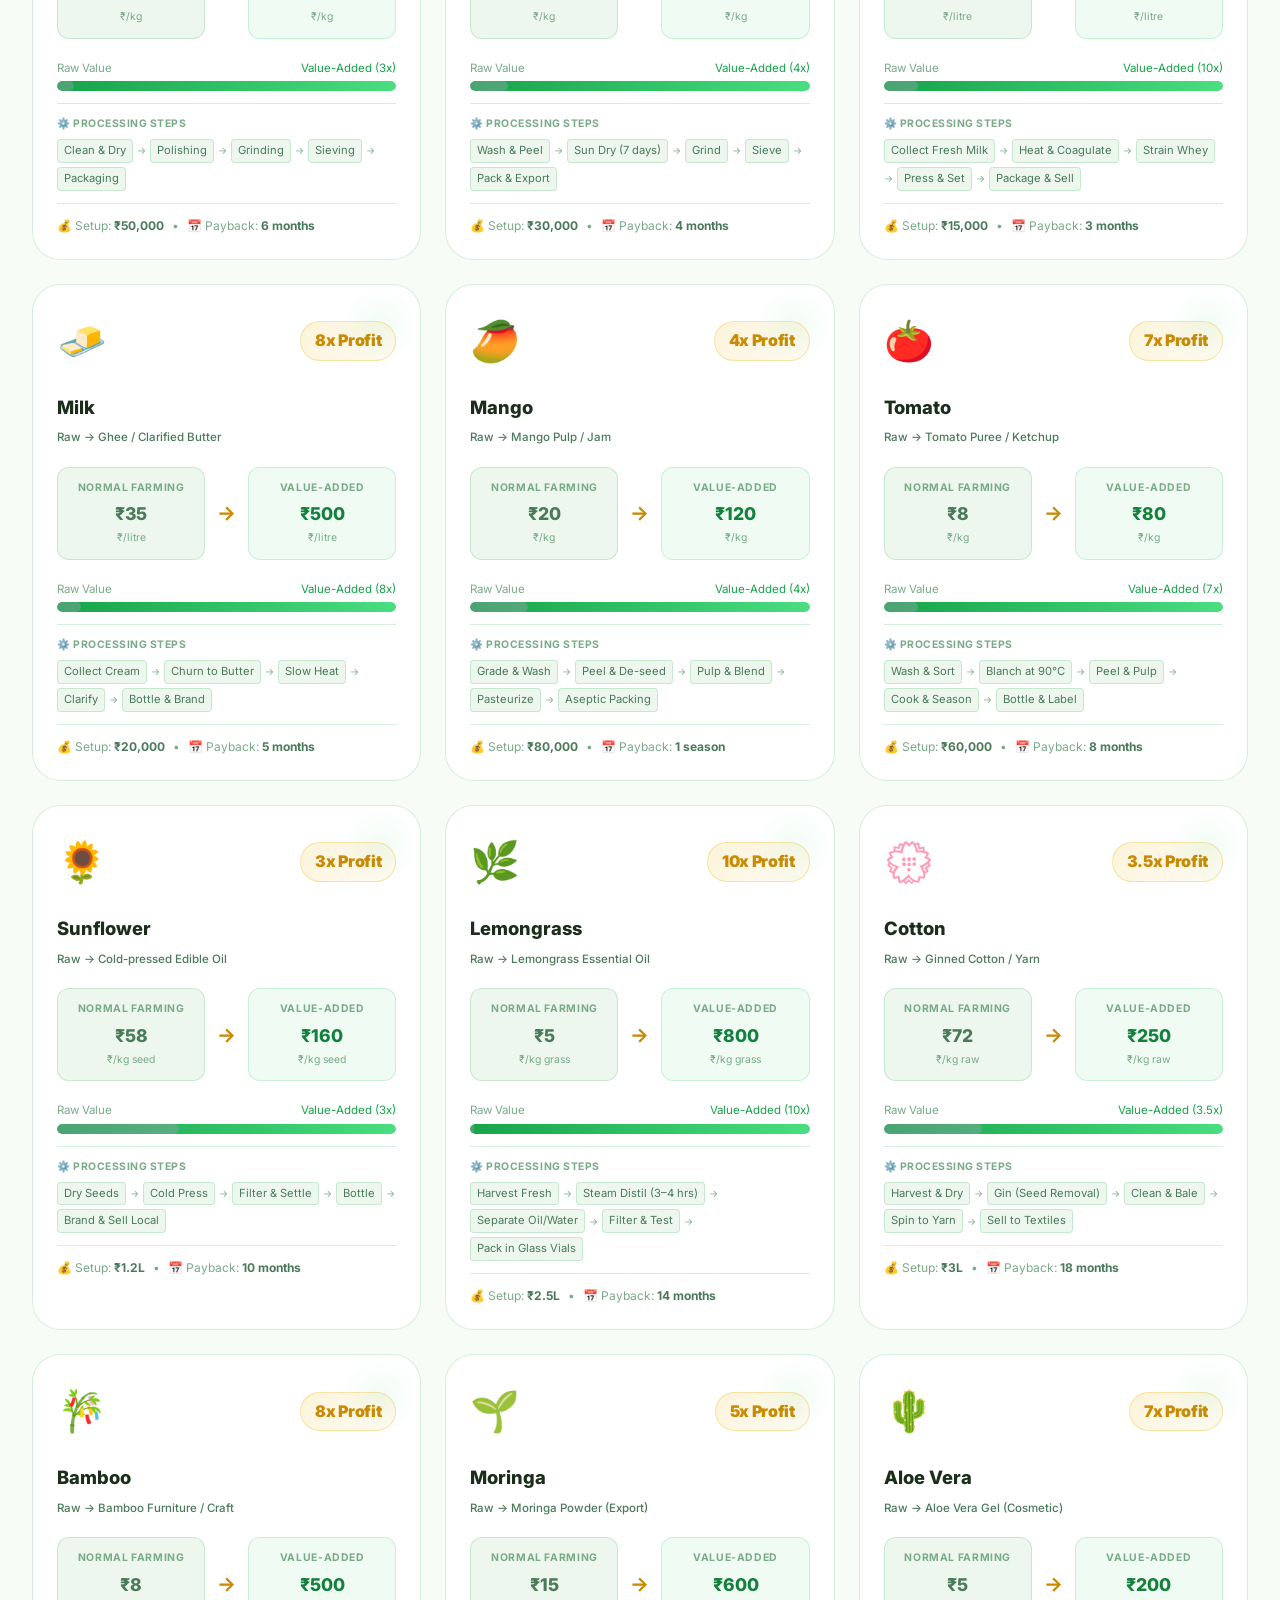
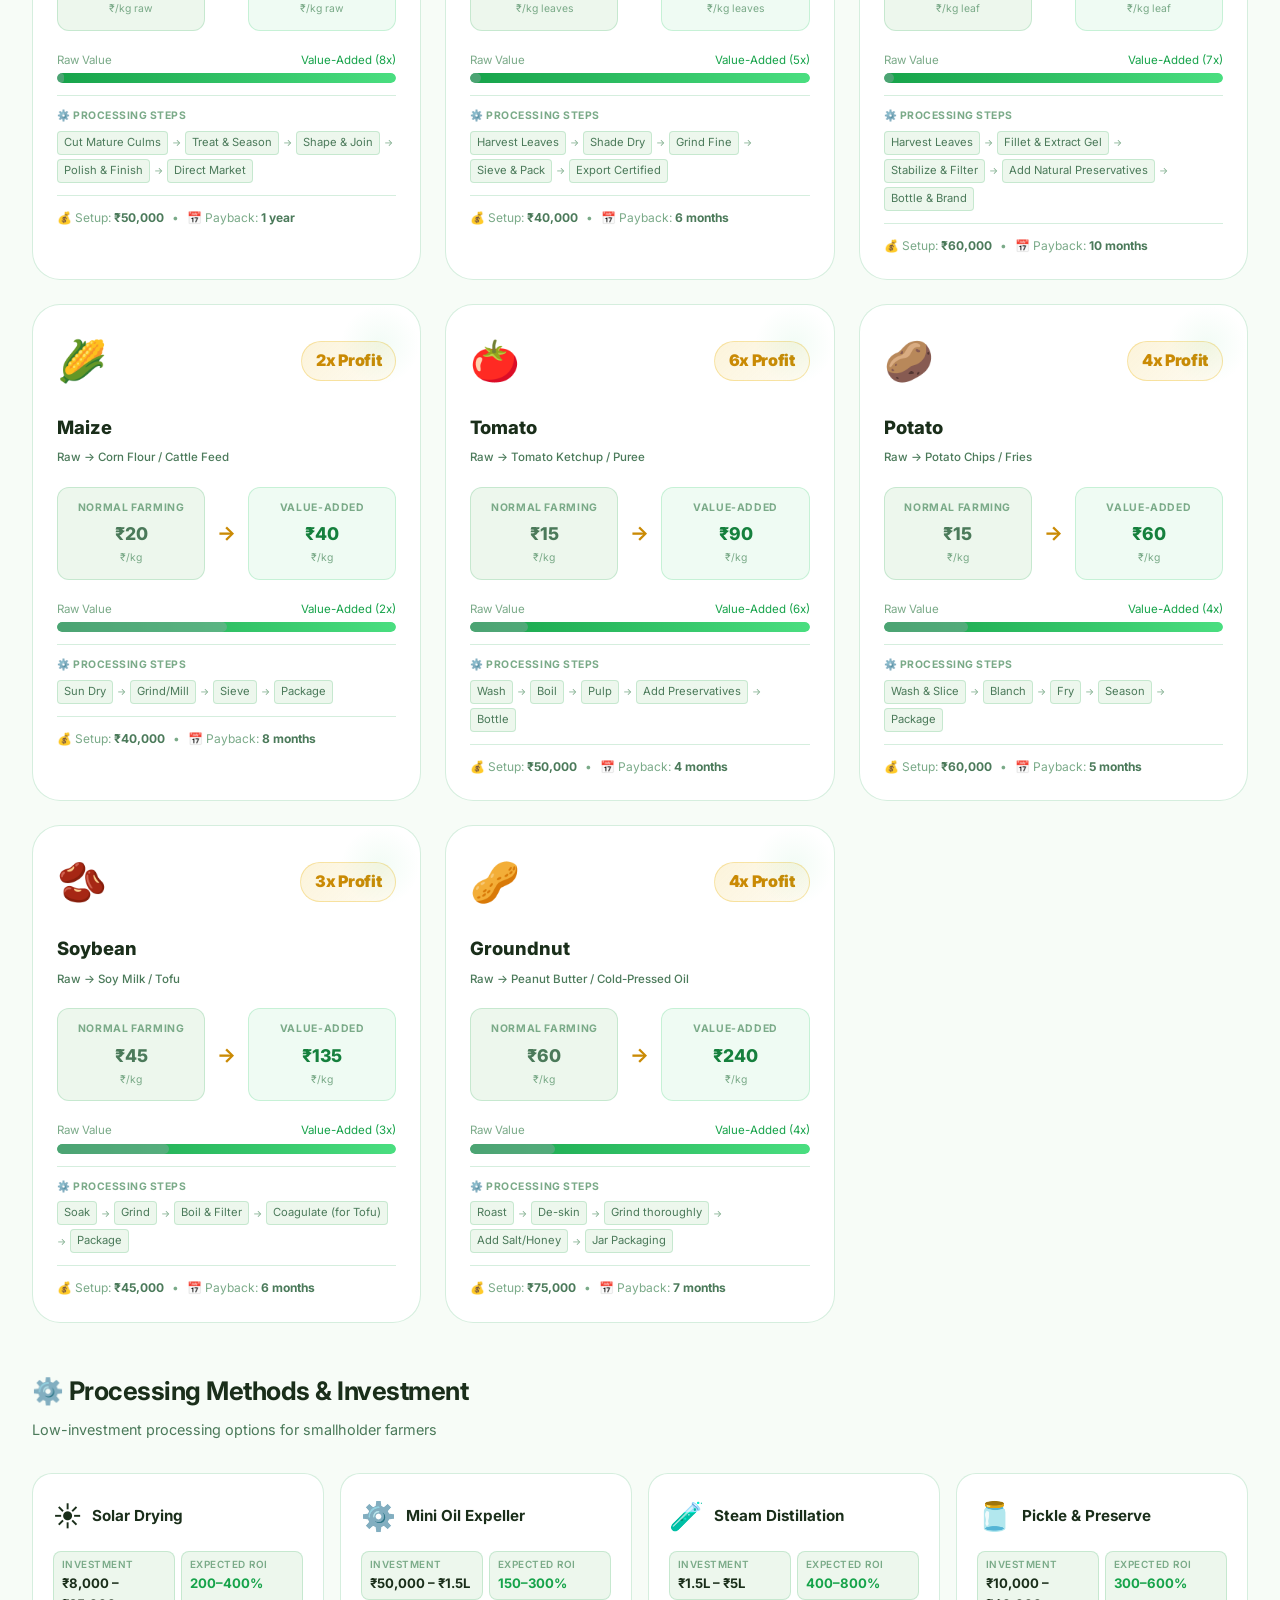
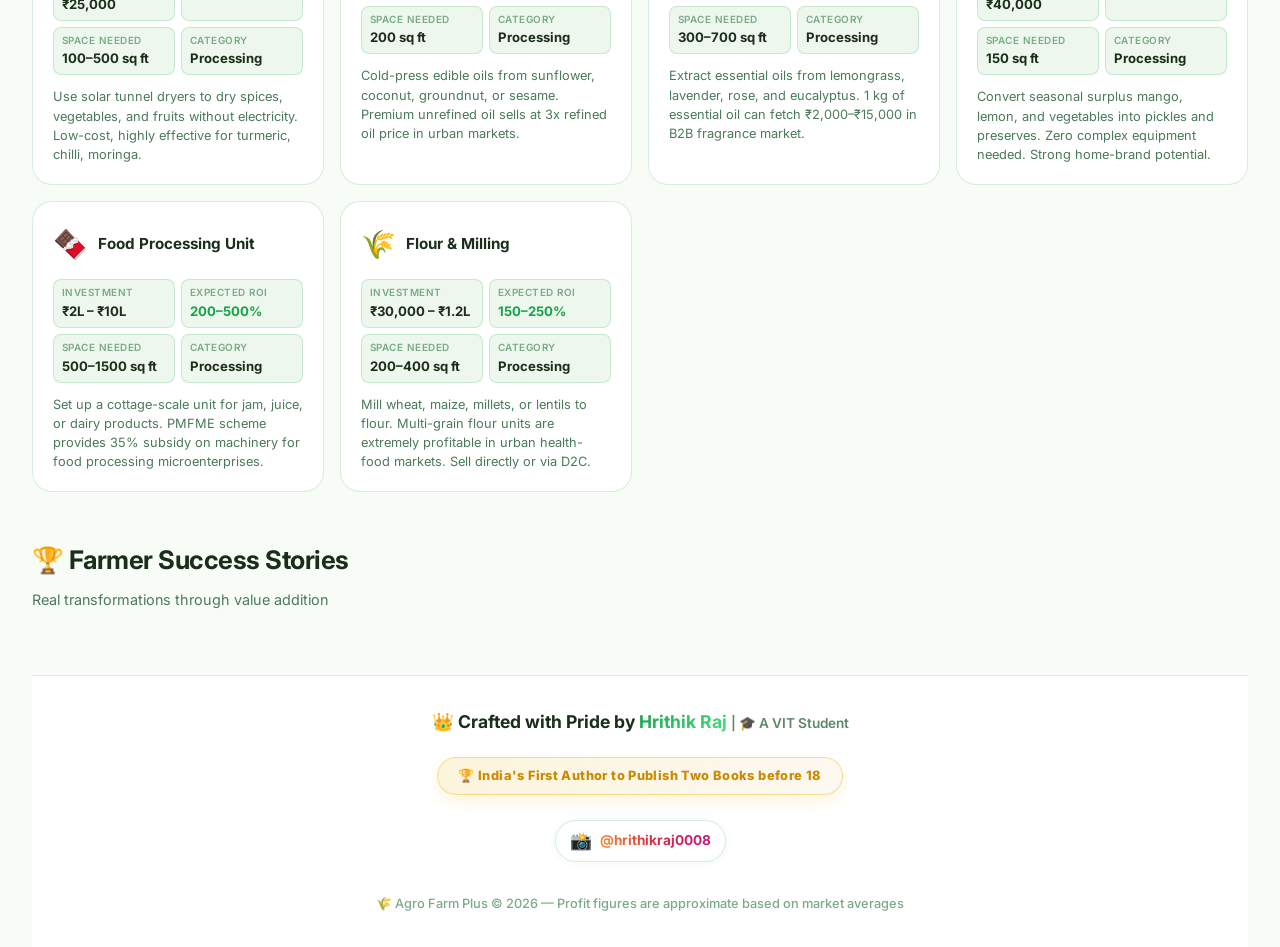
<file: value.html>
<!DOCTYPE html>
<html lang="en">
<head>
  <meta charset="UTF-8"/>
  <meta name="viewport" content="width=device-width, initial-scale=1.0"/>
  <meta name="description" content="Agro Farm Plus Value Addition — Compare normal farming vs advanced processing income. Calculate how much more you can earn."/>
  <title>Value Addition — Agro Farm Plus</title>
  <link rel="stylesheet" href="styles.css"/>
  <link rel="stylesheet" href="value.css"/>
</head>
<body>

<nav class="navbar" id="navbar">
  <a href="index.html" class="nav-brand">
    <div class="brand-icon">🌾</div>
    <span class="brand-name">Agro <span>Farm+</span></span>
  </a>
  <ul class="nav-links">
    <li><a href="index.html">🏠 Home</a></li>
    <li><a href="market.html">📊 Market</a></li>
    <li><a href="schemes.html">🏦 Schemes</a></li>
    <li><a href="disease.html">🦠 Disease</a></li>
    <li><a href="value.html" class="active">🌿 Value Add</a></li>
  </ul>
</nav>

<div class="page-wrapper">
  <section class="hero">
    <div class="hero-badge">🔥 Profit Multiplication Engine</div>
    <h1>Value <span class="gradient-text">Addition</span> Module</h1>
    <p>See exactly how much more you earn with simple processing — compare normal farming income vs advanced value-added farming.</p>
    <div class="value-hero-stat">
      <div class="vhs-item">
        <span class="vhs-val">10x</span>
        <span class="vhs-label">Max Multiplier</span>
      </div>
      <div class="vhs-divider"></div>
      <div class="vhs-item">
        <span class="vhs-val">₹50L+</span>
        <span class="vhs-label">Potential Annual Revenue</span>
      </div>
      <div class="vhs-divider"></div>
      <div class="vhs-item">
        <span class="vhs-val">20+</span>
        <span class="vhs-label">Processing Pathways</span>
      </div>
    </div>
  </section>

  <div class="container">

    <!-- ── FARMING INCOME COMPARISON CALCULATOR (FIRST) ── -->
    <section class="section" id="calcSection">
      <div class="section-header">
        <h2>🧮 Farming Income Calculator</h2>
        <p>Compare what you earn with normal farming vs advanced value-added farming — enter your details below</p>
      </div>

      <div class="mega-calculator card">

        <!-- Inputs Row -->
        <div class="calc-inputs-row">
          <div class="calc-input-group">
            <label>Select Crop / Product</label>
            <select id="calcCrop" onchange="onCalcCropChange()">
              <option value="">— Choose Crop —</option>
            </select>
          </div>
          <div class="calc-input-group">
            <label>Land Area (acres)</label>
            <input type="number" id="calcAcres" placeholder="e.g. 2" min="0.1" step="0.5"/>
          </div>
          <div class="calc-input-group">
            <label>Yield per Acre (kg)</label>
            <input type="number" id="calcYield" placeholder="e.g. 2000" min="1"/>
          </div>
          <div class="calc-input-group">
            <label>Farming Cost (₹/acre)</label>
            <input type="number" id="calcCost" placeholder="e.g. 25000" min="0"/>
          </div>
          <div class="calc-input-group calc-btn-group">
            <button class="btn btn-primary btn-full" onclick="runComparison()" id="compareBtn">
              ⚡ Compare Now
            </button>
          </div>
        </div>

        <!-- Results: Before/After comparison -->
        <div id="comparisonResult" style="display:none">

          <!-- Big comparison banner -->
          <div class="comparison-banner">
            <div class="cb-side normal">
              <div class="cb-icon">🌾</div>
              <div class="cb-label">Normal Farming</div>
              <div class="cb-desc">Sell raw at mandi price</div>
              <div class="cb-amount" id="normalNetProfit">—</div>
              <div class="cb-sublabel">Net Profit / Year</div>
            </div>
            <div class="cb-vs">
              <div class="cb-arrow">VS</div>
              <div class="cb-gain-text" id="gainText">—</div>
            </div>
            <div class="cb-side advanced">
              <div class="cb-icon">🏭</div>
              <div class="cb-label">Value-Added Farming</div>
              <div class="cb-desc" id="advancedDesc">Process &amp; sell branded</div>
              <div class="cb-amount gain" id="advancedNetProfit">—</div>
              <div class="cb-sublabel">Net Profit / Year</div>
            </div>
          </div>

          <!-- Detailed breakdown -->
          <div class="comparison-breakdown">

            <div class="breakdown-col">
              <div class="breakdown-header normal-header">
                <span>🌾 Normal Farming Breakdown</span>
              </div>
              <div class="bk-rows" id="normalBreakdown"></div>
            </div>

            <div class="breakdown-col">
              <div class="breakdown-header advanced-header">
                <span>🏭 Value-Added Farming Breakdown</span>
              </div>
              <div class="bk-rows" id="advancedBreakdown"></div>
            </div>

          </div>

          <!-- Insight bar -->
          <div class="calc-insight" id="calcInsight"></div>

        </div>

        <!-- Empty state -->
        <div class="calc-empty" id="calcEmpty">
          <div class="calc-empty-icon">📊</div>
          <p>Fill in your crop, land area, yield and cost above — then click <strong>Compare Now</strong> to see the difference!</p>
          <div class="calc-tips">
            <span class="calc-tip">💡 Try: 2 acres of Turmeric with 2000 kg/acre yield</span>
            <span class="calc-tip">💡 Try: 1 acre of Mango with 5000 kg/acre yield</span>
          </div>
        </div>

      </div>
    </section>

    <!-- ── VALUE CHAIN TABS ── -->
    <div class="vc-tabs">
      <button class="vc-tab active" onclick="setVCFilter('all', this)">All Categories</button>
      <button class="vc-tab" onclick="setVCFilter('spice', this)">🌶️ Spices</button>
      <button class="vc-tab" onclick="setVCFilter('dairy', this)">🥛 Dairy</button>
      <button class="vc-tab" onclick="setVCFilter('fruit', this)">🍎 Fruits</button>
      <button class="vc-tab" onclick="setVCFilter('oil', this)">🫙 Oils</button>
      <button class="vc-tab" onclick="setVCFilter('fiber', this)">🧵 Fiber</button>
    </div>

    <!-- Value Addition Cards -->
    <div class="section-header">
      <h2>🌿 Processing Pathways</h2>
      <p>Compare raw vs processed profit for each product</p>
    </div>
    <div class="value-grid" id="valueGrid"></div>

    <!-- Processing Methods -->
    <div class="section-header" style="margin-top:3rem">
      <h2>⚙️ Processing Methods &amp; Investment</h2>
      <p>Low-investment processing options for smallholder farmers</p>
    </div>
    <div class="methods-grid" id="methodsGrid"></div>

    <!-- Success Stories -->
    <div class="section-header" style="margin-top:3rem">
      <h2>🏆 Farmer Success Stories</h2>
      <p>Real transformations through value addition</p>
  </div>

  <footer class="footer">
    <div class="footer-creator" style="display:flex; flex-direction:column; align-items:center; text-align:center; gap:0.5rem;">
      <p style="font-size:1.1rem; font-weight:700; color:var(--text-primary); margin:0;">
        👑 Crafted with Pride by <span style="background:linear-gradient(135deg, var(--green-600), var(--green-400)); -webkit-background-clip:text; background-clip:text; -webkit-text-fill-color:transparent;">Hrithik Raj</span> 
        <span style="font-size:0.85rem; font-weight:600; color:var(--text-muted); opacity:0.9;">| 🎓 A VIT Student</span>
      </p>
      
      <div style="margin:0.8rem 0; display:inline-block; padding:0.5rem 1.25rem; background:linear-gradient(135deg, rgba(234,179,8,0.15), rgba(202,138,4,0.05)); border:1.5px solid rgba(234,179,8,0.4); border-radius:50px; box-shadow:0 6px 16px rgba(234,179,8,0.15); transition:transform 0.3s ease;">
        <span style="font-size:0.8rem; font-weight:800; color:var(--earth-600); letter-spacing:0.03em;">
          🏆 India's First Author to Publish Two Books before 18
        </span>
      </div>
      
      <div style="margin-top:0.25rem;">
        <a href="https://instagram.com/hrithikraj0008" target="_blank" style="display:inline-flex; align-items:center; gap:8px; font-weight:700; text-decoration:none; padding:6px 14px; border-radius:50px; background:#fff; border:1px solid var(--border); box-shadow:var(--shadow-sm); transition:all 0.3s ease;">
          <span style="font-size:1.1rem;">📸</span> <span style="background:linear-gradient(45deg, #f09433 0%, #e6683c 25%, #dc2743 50%, #cc2366 75%, #bc1888 100%); -webkit-background-clip:text; background-clip:text; -webkit-text-fill-color:transparent; font-size:0.85rem;">@hrithikraj0008</span>
        </a>
      </div>
      
      <p style="margin-top:1.5rem; font-size:0.8rem; color:var(--text-dim); font-weight:500;">
        🌾 Agro Farm Plus &copy; 2026 — Profit figures are approximate based on market averages
      </p>
    </div>
  </footer>
</div>

<script src="value.js"></script>
</body>
</html>
</file>
<file: styles.css>
/* ============================================
   AGRO FARM PLUS — Global Design System (Light Theme)
   ============================================ */

@import url('https://fonts.googleapis.com/css2?family=Inter:ital,wght@0,300;0,400;0,500;0,600;0,700;0,800;0,900;1,400&family=Playfair+Display:wght@700;800&display=swap');

/* ─── CSS Variables ─── */
:root {
  --green-50:  #f0fdf4;
  --green-100: #dcfce7;
  --green-200: #bbf7d0;
  --green-300: #86efac;
  --green-400: #4ade80;
  --green-500: #22c55e;
  --green-600: #16a34a;
  --green-700: #15803d;
  --green-800: #166534;
  --green-900: #14532d;

  --earth-50:  #fefce8;
  --earth-100: #fef9c3;
  --earth-200: #fef08a;
  --earth-400: #ca8a04;
  --earth-500: #eab308;
  --earth-600: #ca8a04;

  --amber-500: #f59e0b;
  --amber-600: #d97706;

  --brown-400: #a16207;
  --brown-500: #92400e;

  /* Light Theme Backgrounds */
  --bg-base:    #f0f9f0;
  --bg-page:    #f7fcf7;
  --bg-card:    #ffffff;
  --bg-card2:   #f4faf4;
  --bg-surface: #edf7ed;

  /* Borders */
  --border:       rgba(22, 163, 74, 0.18);
  --border-hover: rgba(22, 163, 74, 0.45);
  --border-light: rgba(22, 163, 74, 0.1);

  /* Text */
  --text-primary:   #1a2e1a;
  --text-secondary: #15803d;
  --text-muted:     #4b7a5a;
  --text-dim:       #7aaa88;

  /* Shadows */
  --shadow-glow:  0 0 30px rgba(34, 197, 94, 0.12);
  --shadow-card:  0 2px 16px rgba(22, 163, 74, 0.08);
  --shadow-hover: 0 8px 32px rgba(22, 163, 74, 0.18);
  --shadow-sm:    0 1px 8px rgba(22, 163, 74, 0.07);

  --radius-sm:  8px;
  --radius-md:  12px;
  --radius-lg:  20px;
  --radius-xl:  28px;

  --font-main: 'Inter', sans-serif;
  --font-display: 'Playfair Display', serif;

  --transition: all 0.3s cubic-bezier(0.4, 0, 0.2, 1);
  --transition-fast: all 0.15s cubic-bezier(0.4, 0, 0.2, 1);
}

/* ─── Reset & Base ─── */
*, *::before, *::after { box-sizing: border-box; margin: 0; padding: 0; }

html { scroll-behavior: smooth; }

body {
  font-family: var(--font-main);
  background: var(--bg-page);
  color: var(--text-primary);
  line-height: 1.6;
  min-height: 100vh;
  overflow-x: hidden;
  /* Soft patterned background */
  background-image:
    radial-gradient(circle at 20% 20%, rgba(34,197,94,0.06) 0%, transparent 50%),
    radial-gradient(circle at 80% 80%, rgba(22,163,74,0.05) 0%, transparent 50%),
    radial-gradient(circle at 50% 50%, rgba(187,247,208,0.04) 0%, transparent 70%);
  background-attachment: fixed;
}

/* ─── Scrollbar ─── */
::-webkit-scrollbar { width: 6px; }
::-webkit-scrollbar-track { background: var(--bg-surface); }
::-webkit-scrollbar-thumb { background: var(--green-400); border-radius: 3px; }

/* ─── Navigation ─── */
.navbar {
  position: fixed;
  top: 0; left: 0; right: 0;
  z-index: 1000;
  background: rgba(255, 255, 255, 0.88);
  backdrop-filter: blur(20px);
  -webkit-backdrop-filter: blur(20px);
  border-bottom: 1px solid var(--border);
  padding: 0 2rem;
  height: 68px;
  display: flex;
  align-items: center;
  justify-content: space-between;
  transition: var(--transition);
  box-shadow: var(--shadow-sm);
}

.navbar.scrolled {
  background: rgba(255, 255, 255, 0.97);
  box-shadow: 0 4px 20px rgba(22,163,74,0.12);
}

.nav-brand {
  display: flex;
  align-items: center;
  gap: 10px;
  text-decoration: none;
}

.nav-brand .brand-icon {
  width: 38px; height: 38px;
  background: linear-gradient(135deg, var(--green-500), var(--green-700));
  border-radius: 10px;
  display: flex; align-items: center; justify-content: center;
  font-size: 18px;
  box-shadow: 0 4px 14px rgba(34,197,94,0.35);
}

.nav-brand .brand-name {
  font-size: 1.15rem;
  font-weight: 700;
  color: var(--text-primary);
  letter-spacing: -0.02em;
}

.nav-brand .brand-name span { color: var(--green-600); }

.nav-links {
  display: flex;
  align-items: center;
  gap: 0.25rem;
  list-style: none;
}

.nav-links a {
  display: flex;
  align-items: center;
  gap: 6px;
  text-decoration: none;
  color: var(--text-muted);
  font-size: 0.875rem;
  font-weight: 500;
  padding: 6px 14px;
  border-radius: var(--radius-sm);
  transition: var(--transition-fast);
  position: relative;
}

.nav-links a:hover,
.nav-links a.active {
  color: var(--green-700);
  background: rgba(34,197,94,0.1);
}

.nav-links a.active::after {
  content: '';
  position: absolute;
  bottom: -1px; left: 50%; transform: translateX(-50%);
  width: 20px; height: 2px;
  background: var(--green-500);
  border-radius: 2px;
}

/* ─── Page Wrapper ─── */
.page-wrapper {
  padding-top: 68px;
  min-height: 100vh;
}

/* ─── Hero Section ─── */
.hero {
  position: relative;
  padding: 5rem 2rem 4rem;
  text-align: center;
  overflow: hidden;
}

.hero::before {
  content: '';
  position: absolute;
  top: -50%; left: 50%; transform: translateX(-50%);
  width: 900px; height: 600px;
  background: radial-gradient(ellipse at center, rgba(34,197,94,0.1) 0%, rgba(134,239,172,0.05) 40%, transparent 70%);
  pointer-events: none;
}

.hero::after {
  content: '';
  position: absolute;
  bottom: 0; left: 0; right: 0;
  height: 80px;
  background: linear-gradient(to bottom, transparent, var(--bg-page));
  pointer-events: none;
}

.hero-badge {
  display: inline-flex;
  align-items: center;
  gap: 6px;
  background: rgba(34,197,94,0.1);
  border: 1px solid rgba(34,197,94,0.3);
  color: var(--green-700);
  font-size: 0.75rem;
  font-weight: 600;
  letter-spacing: 0.08em;
  text-transform: uppercase;
  padding: 6px 14px;
  border-radius: 50px;
  margin-bottom: 1.5rem;
  animation: fadeInDown 0.6s ease;
}

.hero h1 {
  font-family: var(--font-display);
  font-size: clamp(2.5rem, 6vw, 4.5rem);
  line-height: 1.1;
  letter-spacing: -0.03em;
  margin-bottom: 1.25rem;
  animation: fadeInUp 0.7s ease;
  color: var(--text-primary);
}

.hero h1 .gradient-text {
  background: linear-gradient(135deg, var(--green-600) 0%, #65a30d 50%, var(--green-500) 100%);
  -webkit-background-clip: text;
  -webkit-text-fill-color: transparent;
  background-clip: text;
}

.hero p {
  font-size: 1.1rem;
  color: var(--text-muted);
  max-width: 600px;
  margin: 0 auto 2rem;
  animation: fadeInUp 0.8s ease;
}

/* ─── Section Headers ─── */
.section-header {
  margin-bottom: 2rem;
}

.section-header h2 {
  font-size: 1.6rem;
  font-weight: 700;
  letter-spacing: -0.02em;
  color: var(--text-primary);
  display: flex;
  align-items: center;
  gap: 10px;
}

.section-header p {
  color: var(--text-muted);
  font-size: 0.9rem;
  margin-top: 0.4rem;
}

/* ─── Cards ─── */
.card {
  background: var(--bg-card);
  border: 1px solid var(--border);
  border-radius: var(--radius-lg);
  padding: 1.5rem;
  transition: var(--transition);
  box-shadow: var(--shadow-card);
}

.card:hover {
  border-color: var(--border-hover);
  box-shadow: var(--shadow-hover);
  transform: translateY(-2px);
}

/* ─── Buttons ─── */
.btn {
  display: inline-flex;
  align-items: center;
  justify-content: center;
  gap: 8px;
  padding: 0.75rem 1.75rem;
  border-radius: var(--radius-md);
  font-size: 0.9rem;
  font-weight: 600;
  cursor: pointer;
  border: none;
  transition: var(--transition);
  text-decoration: none;
  white-space: nowrap;
}

.btn-primary {
  background: linear-gradient(135deg, var(--green-500), var(--green-700));
  color: #fff;
  box-shadow: 0 4px 16px rgba(34,197,94,0.35);
}

.btn-primary:hover {
  transform: translateY(-2px);
  box-shadow: 0 8px 24px rgba(34,197,94,0.45);
}

.btn-outline {
  background: #fff;
  border: 1.5px solid var(--border-hover);
  color: var(--green-700);
}

.btn-outline:hover {
  background: var(--green-50);
  border-color: var(--green-500);
}

/* ─── Form Elements ─── */
.form-group { margin-bottom: 1.25rem; }

label {
  display: block;
  font-size: 0.8rem;
  font-weight: 600;
  color: var(--text-secondary);
  letter-spacing: 0.05em;
  text-transform: uppercase;
  margin-bottom: 0.5rem;
}

input[type="number"],
input[type="text"],
select {
  width: 100%;
  background: #fff;
  border: 1.5px solid var(--border);
  border-radius: var(--radius-sm);
  color: var(--text-primary);
  font-family: var(--font-main);
  font-size: 0.9rem;
  padding: 0.7rem 1rem;
  transition: var(--transition-fast);
  outline: none;
  appearance: none;
  box-shadow: var(--shadow-sm);
}

input[type="number"]:focus,
input[type="text"]:focus,
select:focus {
  border-color: var(--green-500);
  background: var(--green-50);
  box-shadow: 0 0 0 3px rgba(34,197,94,0.15);
}

select option { background: #fff; color: var(--text-primary); }

/* ─── Profit Bar ─── */
.profit-bar-wrap {
  background: var(--green-100);
  border-radius: 50px;
  height: 8px;
  overflow: hidden;
  margin-top: 8px;
}

.profit-bar {
  height: 100%;
  border-radius: 50px;
  background: linear-gradient(90deg, var(--green-500), #84cc16);
  width: 0%;
  transition: width 1s cubic-bezier(0.4,0,0.2,1);
}

/* ─── Score Badge ─── */
.score-badge {
  display: inline-flex;
  align-items: center;
  justify-content: center;
  background: linear-gradient(135deg, var(--green-100), var(--green-200));
  border: 1px solid var(--green-300);
  color: var(--green-800);
  font-size: 0.72rem;
  font-weight: 700;
  padding: 3px 10px;
  border-radius: 50px;
}

/* ─── Trend Badges ─── */
.trend-up {
  color: var(--green-700);
  font-size: 0.78rem;
  font-weight: 600;
  background: rgba(34,197,94,0.12);
  padding: 3px 10px;
  border-radius: 50px;
  display: inline-flex;
  align-items: center;
  gap: 4px;
}

.trend-down {
  color: #dc2626;
  font-size: 0.78rem;
  font-weight: 600;
  background: rgba(220,38,38,0.1);
  padding: 3px 10px;
  border-radius: 50px;
  display: inline-flex;
  align-items: center;
  gap: 4px;
}

/* ─── Tag Pills ─── */
.tag {
  display: inline-block;
  padding: 3px 10px;
  border-radius: 50px;
  font-size: 0.72rem;
  font-weight: 600;
}

.tag-green  { background: rgba(34,197,94,0.12);  color: var(--green-700);  border: 1px solid rgba(34,197,94,0.25); }
.tag-yellow { background: rgba(202,138,4,0.1);   color: var(--earth-400);  border: 1px solid rgba(202,138,4,0.2); }
.tag-red    { background: rgba(220,38,38,0.1);   color: #dc2626;           border: 1px solid rgba(220,38,38,0.2); }
.tag-blue   { background: rgba(59,130,246,0.12); color: #2563eb;           border: 1px solid rgba(59,130,246,0.2); }

/* ─── Severity ─── */
.severity-low    { color: var(--green-700); }
.severity-medium { color: var(--earth-400); }
.severity-high   { color: #dc2626; }

/* ─── Grid Layouts ─── */
.grid-2 { display: grid; grid-template-columns: repeat(2, 1fr); gap: 1.5rem; }
.grid-3 { display: grid; grid-template-columns: repeat(3, 1fr); gap: 1.5rem; }
.grid-4 { display: grid; grid-template-columns: repeat(4, 1fr); gap: 1.25rem; }

@media (max-width: 1024px) {
  .grid-4 { grid-template-columns: repeat(2, 1fr); }
  .grid-3 { grid-template-columns: repeat(2, 1fr); }
}

@media (max-width: 768px) {
  .grid-2, .grid-3, .grid-4 { grid-template-columns: 1fr; }
  .navbar { padding: 0 1rem; }
}

/* ─── Container ─── */
.container {
  max-width: 1280px;
  margin: 0 auto;
  padding: 0 2rem;
}

/* ─── Section Spacing ─── */
.section { padding: 3rem 0; }
.section-sm { padding: 1.5rem 0; }

/* ─── Stat Card ─── */
.stat-card {
  background: var(--bg-card);
  border: 1px solid var(--border);
  border-radius: var(--radius-lg);
  padding: 1.5rem;
  text-align: center;
  transition: var(--transition);
  box-shadow: var(--shadow-card);
}

.stat-card:hover {
  border-color: var(--border-hover);
  box-shadow: var(--shadow-hover);
  transform: translateY(-3px);
}

.stat-card .stat-icon {
  font-size: 2rem;
  margin-bottom: 0.75rem;
}

.stat-card .stat-value {
  font-size: 2rem;
  font-weight: 800;
  color: var(--green-600);
  letter-spacing: -0.03em;
  line-height: 1;
  margin-bottom: 0.4rem;
}

.stat-card .stat-label {
  font-size: 0.82rem;
  color: var(--text-muted);
  font-weight: 500;
}

/* ─── Divider ─── */
.divider {
  border: none;
  border-top: 1px solid var(--border);
  margin: 2rem 0;
}

/* ─── Animations ─── */
@keyframes fadeInUp {
  from { opacity: 0; transform: translateY(24px); }
  to   { opacity: 1; transform: translateY(0); }
}

@keyframes fadeInDown {
  from { opacity: 0; transform: translateY(-16px); }
  to   { opacity: 1; transform: translateY(0); }
}

@keyframes fadeIn {
  from { opacity: 0; }
  to   { opacity: 1; }
}

@keyframes pulse {
  0%, 100% { opacity: 1; }
  50%       { opacity: 0.6; }
}

@keyframes shimmer {
  0%   { background-position: -200% 0; }
  100% { background-position: 200% 0; }
}

@keyframes growUp {
  from { transform: scaleY(0); }
  to   { transform: scaleY(1); }
}

@keyframes float {
  0%, 100% { transform: translateY(0px); }
  50%       { transform: translateY(-8px); }
}

@keyframes spin {
  from { transform: rotate(0deg); }
  to   { transform: rotate(360deg); }
}

.animate-in {
  animation: fadeInUp 0.5s ease forwards;
}

.animate-delay-1 { animation-delay: 0.1s; }
.animate-delay-2 { animation-delay: 0.2s; }
.animate-delay-3 { animation-delay: 0.3s; }
.animate-delay-4 { animation-delay: 0.4s; }
.animate-delay-5 { animation-delay: 0.5s; }

/* ─── Loading Skeleton ─── */
.skeleton {
  background: linear-gradient(90deg, var(--bg-card) 25%, var(--bg-surface) 50%, var(--bg-card) 75%);
  background-size: 200% 100%;
  animation: shimmer 1.5s infinite;
  border-radius: var(--radius-sm);
}

/* ─── Empty State ─── */
.empty-state {
  text-align: center;
  padding: 4rem 2rem;
  color: var(--text-muted);
}

.empty-state .empty-icon {
  font-size: 4rem;
  margin-bottom: 1rem;
  opacity: 0.5;
}

.empty-state h3 {
  font-size: 1.2rem;
  margin-bottom: 0.5rem;
  color: var(--text-muted);
}

/* ─── Toast Notification ─── */
.toast {
  position: fixed;
  bottom: 2rem;
  right: 2rem;
  background: #fff;
  border: 1.5px solid var(--green-400);
  color: var(--text-primary);
  padding: 1rem 1.5rem;
  border-radius: var(--radius-md);
  font-size: 0.875rem;
  z-index: 9999;
  box-shadow: 0 8px 30px rgba(34,197,94,0.2);
  animation: fadeInUp 0.4s ease;
  display: flex;
  align-items: center;
  gap: 10px;
}

/* ─── Footer ─── */
.footer {
  border-top: 1px solid var(--border);
  padding: 2rem;
  text-align: center;
  color: var(--text-muted);
  font-size: 0.8rem;
  margin-top: 4rem;
  background: var(--bg-card);
}

.footer a { color: var(--green-600); text-decoration: none; }

/* ─── Tags / Badges ─── */
.tag {
  display: inline-flex;
  align-items: center;
  font-size: 0.72rem;
  font-weight: 600;
  padding: 3px 10px;
  border-radius: 50px;
  white-space: nowrap;
}
.tag-green  { background: rgba(34,197,94,0.1);  color: var(--green-700);  border: 1px solid rgba(34,197,94,0.25); }
.tag-yellow { background: rgba(234,179,8,0.1);  color: var(--earth-600);  border: 1px solid rgba(234,179,8,0.25); }
.tag-red    { background: rgba(239,68,68,0.1);  color: #dc2626;  border: 1px solid rgba(239,68,68,0.25); }
.tag-blue   { background: rgba(59,130,246,0.1); color: #1d4ed8; border: 1px solid rgba(59,130,246,0.25); }
.tag-purple { background: rgba(124,58,237,0.1); color: #7c3aed; border: 1px solid rgba(124,58,237,0.25); }

/* ─── Outline button ─── */
.btn-outline {
  background: transparent;
  border: 1.5px solid var(--green-500);
  color: var(--green-700);
}
.btn-outline:hover {
  background: var(--green-50);
  border-color: var(--green-600);
  color: var(--green-800);
  box-shadow: none;
}
</file>
<file: disease.css>
/* ── Disease Tracker Styles ── */

.disease-alert-banner {
  display: flex;
  align-items: center;
  gap: 1rem;
  background: rgba(248,113,113,0.06);
  border: 1px solid rgba(248,113,113,0.25);
  border-radius: var(--radius-xl);
  padding: 1.25rem 1.5rem;
  margin-bottom: 2rem;
  flex-wrap: wrap;
}

.alert-pulse {
  width: 10px; height: 10px;
  background: #f87171;
  border-radius: 50%;
  flex-shrink: 0;
  box-shadow: 0 0 0 0 rgba(248,113,113,0.4);
  animation: alertPulse 1.5s infinite;
}

@keyframes alertPulse {
  0%   { box-shadow: 0 0 0 0 rgba(248,113,113,0.4); }
  70%  { box-shadow: 0 0 0 8px rgba(248,113,113,0); }
  100% { box-shadow: 0 0 0 0 rgba(248,113,113,0); }
}

.alert-icon { font-size: 1.25rem; }

.alert-content {
  flex: 1;
  font-size: 0.875rem;
  color: var(--text-muted);
  min-width: 200px;
}

.alert-content strong { color: #dc2626; }

/* Disease Layout */
.disease-layout {
  display: grid;
  grid-template-columns: 300px 1fr;
  gap: 2rem;
  align-items: start;
  margin-bottom: 3rem;
}

@media (max-width: 900px) {
  .disease-layout { grid-template-columns: 1fr; }
}

.disease-select-panel {
  background: var(--bg-card);
  border: 1px solid var(--border);
  border-radius: var(--radius-xl);
  padding: 1.75rem;
  position: sticky;
  top: 80px;
}

/* Severity filters */
.severity-filters {
  display: grid;
  grid-template-columns: repeat(2, 1fr);
  gap: 6px;
}

.sev-btn {
  background: #fff;
  border: 1px solid var(--border);
  border-radius: var(--radius-sm);
  color: var(--text-muted);
  font-size: 0.78rem;
  font-weight: 600;
  font-family: var(--font-main);
  padding: 7px 10px;
  cursor: pointer;
  transition: var(--transition-fast);
  text-align: center;
}

.sev-btn.active      { background: rgba(34,197,94,0.12);   color: var(--green-700);  border-color: var(--green-500); }
.sev-btn.high-sev.active  { background: rgba(220,38,38,0.1);   color: #dc2626;       border-color: #ef4444; }
.sev-btn.med-sev.active   { background: rgba(202,138,4,0.1);   color: var(--earth-600); border-color: var(--earth-500); }
.sev-btn.low-sev.active   { background: rgba(34,197,94,0.12);   color: var(--green-700); border-color: var(--green-500); }

/* Seasonal tips */
.seasonal-tips {
  margin-top: 1.25rem;
  background: rgba(234,179,8,0.06);
  border: 1px solid rgba(234,179,8,0.2);
  border-radius: var(--radius-md);
  padding: 1rem;
}

.seasonal-tips h4 {
  font-size: 0.85rem;
  font-weight: 700;
  margin-bottom: 0.75rem;
  color: var(--earth-400);
}

.seasonal-tip-item {
  display: flex;
  gap: 8px;
  margin-bottom: 6px;
  font-size: 0.78rem;
  color: var(--text-muted);
  align-items: flex-start;
}

.seasonal-tip-item span:first-child { flex-shrink: 0; }

/* Health Meter */
.crop-health-score {
  margin-top: 1.25rem;
  padding: 1rem;
  background: var(--green-50);
  border: 1px solid var(--border);
  border-radius: var(--radius-md);
}

.crop-health-score h4 {
  font-size: 0.8rem;
  font-weight: 700;
  margin-bottom: 0.75rem;
  color: var(--text-secondary);
}

.health-meter {
  background: var(--green-100);
  border-radius: 50px;
  height: 10px;
  overflow: hidden;
  margin-bottom: 6px;
}

.health-bar {
  height: 100%;
  border-radius: 50px;
  transition: width 1s cubic-bezier(0.4,0,0.2,1);
}

.health-label {
  font-size: 0.72rem;
  color: var(--text-muted);
}

/* Disease Results */
.disease-results {
  min-height: 400px;
}

.disease-header-row {
  display: flex;
  align-items: flex-start;
  justify-content: space-between;
  margin-bottom: 1.5rem;
  flex-wrap: wrap;
  gap: 1rem;
}

.disease-count-badge {
  background: rgba(34,197,94,0.1);
  border: 1px solid rgba(34,197,94,0.2);
  color: var(--green-700);
  font-size: 0.78rem;
  font-weight: 700;
  padding: 4px 12px;
  border-radius: 50px;
}

.disease-cards-grid {
  display: grid;
  gap: 1.25rem;
}

.disease-card {
  background: var(--bg-card);
  border: 1px solid var(--border);
  border-radius: var(--radius-xl);
  padding: 1.5rem;
  transition: var(--transition);
  animation: fadeInUp 0.4s ease both;
}

.disease-card:hover {
  border-color: var(--border-hover);
  box-shadow: var(--shadow-hover);
}

.disease-card.high-severity   { border-left: 4px solid #ef4444; }
.disease-card.medium-severity { border-left: 4px solid var(--earth-500); }
.disease-card.low-severity    { border-left: 4px solid var(--green-600); }

.dc-header {
  display: flex;
  align-items: flex-start;
  justify-content: space-between;
  margin-bottom: 1rem;
  flex-wrap: wrap;
  gap: 0.75rem;
}

.dc-left { display: flex; gap: 1rem; align-items: flex-start; }
.dc-icon { font-size: 2.25rem; }

.dc-name { font-size: 1.05rem; font-weight: 700; margin-bottom: 4px; }
.dc-pathogen { font-size: 0.75rem; color: var(--text-muted); font-style: italic; }

.severity-badge {
  display: flex;
  align-items: center;
  gap: 6px;
  padding: 4px 12px;
  border-radius: 50px;
  font-size: 0.75rem;
  font-weight: 700;
  white-space: nowrap;
}

.severity-badge.high   { background: rgba(220,38,38,0.1);  color: #dc2626; border: 1px solid rgba(220,38,38,0.2); }
.severity-badge.medium { background: rgba(202,138,4,0.1);  color: var(--earth-600); border: 1px solid rgba(202,138,4,0.2); }
.severity-badge.low    { background: rgba(34,197,94,0.12);  color: var(--green-700); border: 1px solid rgba(34,197,94,0.2); }

.dc-section {
  margin-bottom: 1rem;
  padding: 0.75rem;
  background: var(--green-50);
  border: 1px solid var(--border);
  border-radius: var(--radius-md);
}

.dc-section-title {
  font-size: 0.7rem;
  font-weight: 700;
  text-transform: uppercase;
  letter-spacing: 0.06em;
  color: var(--text-dim);
  margin-bottom: 0.4rem;
}

.dc-section p {
  font-size: 0.82rem;
  color: var(--text-muted);
  line-height: 1.6;
}

.dc-treatments {
  display: grid;
  grid-template-columns: 1fr 1fr;
  gap: 0.75rem;
  margin-bottom: 0;
}

@media (max-width: 600px) { .dc-treatments { grid-template-columns: 1fr; } }

.treatment-block {
  background: var(--green-50);
  border: 1px solid var(--border);
  border-radius: var(--radius-md);
  padding: 0.75rem;
}

.treatment-label {
  font-size: 0.7rem;
  font-weight: 700;
  color: var(--text-dim);
  text-transform: uppercase;
  letter-spacing: 0.06em;
  margin-bottom: 0.4rem;
}

.treatment-block p {
  font-size: 0.8rem;
  color: var(--text-muted);
  line-height: 1.5;
}

.treatment-block.organic  { border-color: rgba(34,197,94,0.2); }
.treatment-block.chemical { border-color: rgba(96,165,250,0.2); }

/* Prevention Section */
.prevention-section { margin: 3rem 0; }

.prevention-grid {
  display: grid;
  grid-template-columns: repeat(auto-fill, minmax(240px, 1fr));
  gap: 1rem;
}

.prev-card {
  background: var(--bg-card);
  border: 1px solid var(--border);
  border-radius: var(--radius-lg);
  padding: 1.25rem;
  transition: var(--transition);
}

.prev-card:hover {
  border-color: var(--border-hover);
  box-shadow: var(--shadow-hover);
  transform: translateY(-2px);
}

.prev-icon { font-size: 1.75rem; margin-bottom: 0.5rem; }
.prev-card h4 { font-size: 0.9rem; font-weight: 700; margin-bottom: 0.4rem; }
.prev-card p  { font-size: 0.8rem; color: var(--text-muted); line-height: 1.5; }
</file>
<file: market.css>
/* ── Market Page Styles ── */

/* Market Summary */
.market-summary {
  display: flex;
  align-items: center;
  justify-content: center;
  gap: 0;
  background: var(--bg-card);
  border: 1px solid var(--border);
  border-radius: var(--radius-xl);
  padding: 1.5rem 2rem;
  margin-bottom: 2rem;
  flex-wrap: wrap;
  gap: 1rem;
}

.ms-item {
  display: flex;
  align-items: center;
  gap: 10px;
  flex: 1;
  min-width: 120px;
  justify-content: center;
}

.ms-icon { font-size: 1.5rem; }

.ms-val {
  display: block;
  font-size: 1.3rem;
  font-weight: 800;
  letter-spacing: -0.02em;
  color: var(--text-primary);
}

.ms-val.rising  { color: var(--green-600); }
.ms-val.falling { color: #dc2626; }
.ms-val.stable  { color: var(--earth-600); }
.ms-val.gold    { color: #b45309; }

.ms-label {
  display: block;
  font-size: 0.72rem;
  color: var(--text-muted);
  font-weight: 500;
}

.ms-divider {
  width: 1px;
  height: 40px;
  background: var(--border);
  flex-shrink: 0;
}

/* Controls */
.market-controls {
  display: flex;
  align-items: center;
  gap: 1rem;
  margin-bottom: 2rem;
  flex-wrap: wrap;
}

.search-wrap {
  flex: 1;
  min-width: 200px;
  position: relative;
  display: flex;
  align-items: center;
}

.search-icon {
  position: absolute;
  left: 12px;
  font-size: 1rem;
  pointer-events: none;
}

.search-wrap input {
  padding-left: 2.5rem;
}

.filter-tabs {
  display: flex;
  gap: 4px;
  background: var(--bg-card);
  border: 1px solid var(--border);
  border-radius: var(--radius-md);
  padding: 4px;
}

.ftab {
  background: transparent;
  border: none;
  color: var(--text-muted);
  font-size: 0.8rem;
  font-weight: 600;
  font-family: var(--font-main);
  padding: 6px 14px;
  border-radius: var(--radius-sm);
  cursor: pointer;
  transition: var(--transition-fast);
  white-space: nowrap;
}

.ftab.active       { background: rgba(34,197,94,0.12);   color: var(--green-700);  }
.ftab.rising-tab.active  { background: rgba(34,197,94,0.12);   color: var(--green-700);  }
.ftab.falling-tab.active { background: rgba(220,38,38,0.1);   color: #dc2626; }
.ftab.stable-tab.active  { background: rgba(202,138,4,0.1);   color: var(--earth-600); }

.ftab:hover:not(.active) {
  background: var(--green-50);
  color: var(--text-primary);
}

.sort-wrap select {
  width: auto;
  min-width: 180px;
}

/* Top Movers */
.top-movers {
  display: grid;
  grid-template-columns: repeat(auto-fill, minmax(220px, 1fr));
  gap: 1rem;
  margin-bottom: 2rem;
}

.mover-card {
  background: var(--bg-card);
  border-radius: var(--radius-lg);
  padding: 1.25rem;
  border: 1px solid var(--border);
  transition: var(--transition);
  animation: fadeInUp 0.5s ease;
}

.mover-card:hover {
  transform: translateY(-3px);
  box-shadow: var(--shadow-hover);
}

.mover-card.up   { border-color: rgba(34,197,94,0.3); }
.mover-card.down { border-color: rgba(248,113,113,0.25); }

.mover-top {
  display: flex;
  align-items: center;
  justify-content: space-between;
  margin-bottom: 0.75rem;
}

.mover-emoji { font-size: 1.75rem; }
.mover-change { font-size: 0.85rem; font-weight: 700; }
.mover-change.up   { color: var(--green-600); }
.mover-change.down { color: #dc2626; }

.mover-name  { font-size: 1rem; font-weight: 700; margin-bottom: 2px; }
.mover-price { font-size: 1.25rem; font-weight: 800; color: var(--earth-400); }
.mover-unit  { font-size: 0.72rem; color: var(--text-muted); margin-left: 4px; }

/* Price Grid */
.price-grid {
  display: grid;
  grid-template-columns: repeat(auto-fill, minmax(280px, 1fr));
  gap: 1rem;
  margin-bottom: 3rem;
}

.price-card {
  background: var(--bg-card);
  border: 1px solid var(--border);
  border-radius: var(--radius-lg);
  padding: 1.25rem;
  transition: var(--transition);
  cursor: pointer;
  animation: fadeInUp 0.4s ease both;
}

.price-card:hover {
  border-color: var(--border-hover);
  box-shadow: var(--shadow-hover);
  transform: translateY(-2px);
}

.price-card.hidden { display: none; }

.pc-header {
  display: flex;
  align-items: center;
  justify-content: space-between;
  margin-bottom: 1rem;
}

.pc-left {
  display: flex;
  align-items: center;
  gap: 10px;
}

.pc-emoji { font-size: 2rem; }

.pc-name    { font-size: 0.95rem; font-weight: 700; }
.pc-market  { font-size: 0.72rem; color: var(--text-muted); }


.pc-price {
  display: flex;
  align-items: baseline;
  gap: 6px;
  margin-bottom: 0.5rem;
}

.pc-price-amount {
  font-size: 1.5rem;
  font-weight: 800;
  color: var(--text-primary);
}

.pc-price-unit {
  font-size: 0.72rem;
  color: var(--text-muted);
}

.pc-meta {
  display: flex;
  align-items: center;
  justify-content: space-between;
  margin-top: 0.75rem;
  padding-top: 0.75rem;
  border-top: 1px solid var(--border);
}

.pc-msp {
  font-size: 0.72rem;
  color: var(--text-dim);
}

.pc-msp-val {
  color: var(--text-muted);
  font-weight: 600;
}

.mini-sparkline {
  display: flex;
  align-items: flex-end;
  gap: 3px;
  height: 24px;
}

.spark-bar {
  width: 6px;
  border-radius: 2px 2px 0 0;
  background: var(--green-700);
  transition: height 0.5s ease;
  min-height: 4px;
}

.spark-bar.up   { background: var(--green-500); }
.spark-bar.down { background: #dc2626; }

/* Chart */
.chart-section { margin: 3rem 0; }

.chart-container {
  padding: 1.5rem;
  min-height: 320px;
}

.chart-header {
  display: flex;
  align-items: center;
  justify-content: space-between;
  margin-bottom: 1.5rem;
  flex-wrap: wrap;
  gap: 1rem;
}

.chart-legend {
  display: flex;
  gap: 1rem;
  flex-wrap: wrap;
}

.legend-item {
  display: flex;
  align-items: center;
  gap: 6px;
  font-size: 0.78rem;
  color: var(--text-muted);
}

.legend-color {
  width: 12px; height: 12px;
  border-radius: 3px;
}

#chartCropSelect { width: auto; min-width: 200px; }

.chart-area {
  position: relative;
  min-height: 240px;
  display: flex;
  align-items: center;
  justify-content: center;
}

.chart-placeholder {
  text-align: center;
  color: var(--text-dim);
  font-size: 0.875rem;
}

/* SVG Chart */
.price-chart-svg {
  width: 100%;
  height: 220px;
  display: block;
}

.chart-tooltip {
  position: absolute;
  background: #fff;
  border: 1px solid var(--border);
  border-radius: var(--radius-sm);
  padding: 6px 10px;
  font-size: 0.75rem;
  pointer-events: none;
  opacity: 0;
  transition: opacity 0.2s;
  z-index: 10;
  white-space: nowrap;
  box-shadow: var(--shadow-card);
}

/* Insights */
.insights-grid {
  display: grid;
  grid-template-columns: repeat(auto-fill, minmax(320px, 1fr));
  gap: 1rem;
  margin-bottom: 3rem;
}

.insight-card {
  background: var(--bg-card);
  border: 1px solid var(--border);
  border-radius: var(--radius-lg);
  padding: 1.25rem;
  display: flex;
  gap: 1rem;
  align-items: flex-start;
  transition: var(--transition);
  animation: fadeInUp 0.5s ease;
}

.insight-card:hover {
  border-color: var(--border-hover);
  box-shadow: var(--shadow-hover);
}

.insight-icon {
  width: 42px; height: 42px;
  border-radius: 10px;
  display: flex; align-items: center; justify-content: center;
  font-size: 1.25rem;
  flex-shrink: 0;
}

.insight-icon.buy  { background: rgba(34,197,94,0.15); }
.insight-icon.sell { background: rgba(248,113,113,0.15); }
.insight-icon.hold { background: rgba(234,179,8,0.15); }

.insight-body h4 {
  font-size: 0.9rem;
  font-weight: 700;
  margin-bottom: 0.3rem;
}

.insight-body p {
  font-size: 0.8rem;
  color: var(--text-muted);
  line-height: 1.5;
}

.insight-action {
  display: inline-block;
  margin-top: 0.5rem;
  font-size: 0.72rem;
  font-weight: 700;
  padding: 3px 10px;
  border-radius: 50px;
}

.insight-action.buy  { background: rgba(34,197,94,0.1);  color: var(--green-700); }
.insight-action.sell { background: rgba(220,38,38,0.1);  color: #dc2626; }
.insight-action.hold { background: rgba(202,138,4,0.1);  color: var(--earth-600); }
</file>
<file: schemes.css>
/* ── Schemes Page Styles ── */

.eligibility-banner {
  display: flex;
  align-items: center;
  gap: 1.5rem;
  background: linear-gradient(135deg, rgba(34,197,94,0.08), rgba(234,179,8,0.05));
  border: 1px solid rgba(34,197,94,0.25);
  border-radius: var(--radius-xl);
  padding: 1.5rem 2rem;
  margin-bottom: 2rem;
  flex-wrap: wrap;
}

.elig-icon { font-size: 2.5rem; flex-shrink: 0; }

.elig-text { flex: 1; min-width: 200px; }
.elig-text h3 { font-size: 1.1rem; font-weight: 700; margin-bottom: 0.3rem; }
.elig-text p  { font-size: 0.875rem; color: var(--text-muted); }
.elig-text strong { color: var(--green-700); }

.scheme-stats {
  display: grid;
  grid-template-columns: repeat(4, 1fr);
  gap: 1rem;
  margin-bottom: 2.5rem;
}

@media (max-width: 768px) {
  .scheme-stats { grid-template-columns: repeat(2, 1fr); }
}

.schemes-controls {
  display: flex;
  align-items: center;
  gap: 1rem;
  margin-bottom: 1.25rem;
  flex-wrap: wrap;
}

.scheme-search-wrap {
  flex: 1;
  min-width: 200px;
  position: relative;
  display: flex;
  align-items: center;
}

.scheme-search-wrap .search-icon {
  position: absolute;
  left: 12px;
}

.scheme-search-wrap input { padding-left: 2.5rem; }

.cat-tabs {
  display: flex;
  gap: 4px;
  background: var(--bg-card);
  border: 1px solid var(--border);
  border-radius: var(--radius-md);
  padding: 4px;
  flex-wrap: wrap;
}

.cat-tab {
  background: transparent;
  border: none;
  color: var(--text-muted);
  font-size: 0.8rem;
  font-weight: 600;
  font-family: var(--font-main);
  padding: 6px 14px;
  border-radius: var(--radius-sm);
  cursor: pointer;
  transition: var(--transition-fast);
  white-space: nowrap;
}

.cat-tab.active {
  background: rgba(34,197,94,0.12);
  color: var(--green-700);
}

.cat-tab:hover:not(.active) {
  background: var(--green-50);
  color: var(--text-primary);
}

.results-meta {
  font-size: 0.8rem;
  color: var(--text-dim);
  margin-bottom: 1.25rem;
}

/* Schemes Grid */
.schemes-grid {
  display: grid;
  grid-template-columns: repeat(auto-fill, minmax(340px, 1fr));
  gap: 1.25rem;
  margin-bottom: 3rem;
}

.scheme-card {
  background: var(--bg-card);
  border: 1px solid var(--border);
  border-radius: var(--radius-xl);
  padding: 1.5rem;
  transition: var(--transition);
  animation: fadeInUp 0.5s ease both;
}

.scheme-card:hover {
  border-color: var(--border-hover);
  box-shadow: var(--shadow-hover);
  transform: translateY(-3px);
}

.scheme-card.hidden { display: none; }

.sc-header {
  display: flex;
  align-items: flex-start;
  gap: 1rem;
  margin-bottom: 1rem;
}

.sc-icon {
  width: 48px; height: 48px;
  border-radius: 12px;
  display: flex; align-items: center; justify-content: center;
  font-size: 1.5rem;
  flex-shrink: 0;
}

.sc-icon.income    { background: rgba(34,197,94,0.12); }
.sc-icon.insurance { background: rgba(96,165,250,0.12); }
.sc-icon.loan      { background: rgba(234,179,8,0.12); }
.sc-icon.subsidy   { background: rgba(192,132,252,0.12); }
.sc-icon.market    { background: rgba(248,113,113,0.12); }

.sc-title { font-size: 1rem; font-weight: 700; margin-bottom: 3px; }
.sc-abbr  { font-size: 0.72rem; color: var(--text-muted); font-weight: 500; }

.sc-body p {
  font-size: 0.83rem;
  color: var(--text-muted);
  line-height: 1.6;
  margin-bottom: 1rem;
}

.sc-benefit {
  display: flex;
  align-items: center;
  gap: 8px;
  background: rgba(34,197,94,0.06);
  border: 1px solid rgba(34,197,94,0.12);
  border-radius: var(--radius-sm);
  padding: 8px 12px;
  margin-bottom: 0.75rem;
}

.sc-benefit .benefit-label {
  font-size: 0.7rem;
  color: var(--text-dim);
  text-transform: uppercase;
  letter-spacing: 0.05em;
  font-weight: 600;
}

.sc-benefit .benefit-val {
  font-size: 0.9rem;
  font-weight: 700;
  color: var(--green-700);
}

.sc-meta {
  display: flex;
  gap: 0.75rem;
  flex-wrap: wrap;
  margin-bottom: 1rem;
}

.sc-footer {
  display: flex;
  align-items: center;
  justify-content: space-between;
  padding-top: 0.75rem;
  border-top: 1px solid var(--border);
}

.sc-eligibility {
  font-size: 0.72rem;
  color: var(--text-dim);
}

.sc-link {
  font-size: 0.78rem;
  font-weight: 600;
  color: var(--green-700);
  text-decoration: none;
  display: flex;
  align-items: center;
  gap: 4px;
  transition: var(--transition-fast);
}

.sc-link:hover {
  color: var(--green-800);
  gap: 8px;
}

/* Apply Guide */
.apply-guide { margin: 3rem 0; }

.steps-row {
  display: flex;
  align-items: flex-start;
  gap: 0.5rem;
  flex-wrap: wrap;
}

.step-card {
  flex: 1;
  min-width: 160px;
  background: var(--bg-card);
  border: 1px solid var(--border);
  border-radius: var(--radius-lg);
  padding: 1.25rem;
  text-align: center;
  position: relative;
  transition: var(--transition);
}

.step-card:hover {
  border-color: var(--border-hover);
  transform: translateY(-2px);
}

.step-num {
  position: absolute;
  top: -12px; left: 50%; transform: translateX(-50%);
  background: var(--green-700);
  color: var(--green-100);
  font-size: 0.65rem;
  font-weight: 700;
  padding: 2px 8px;
  border-radius: 50px;
}

.step-icon { font-size: 2rem; margin-bottom: 0.5rem; margin-top: 0.5rem; }
.step-card h4 { font-size: 0.85rem; font-weight: 700; margin-bottom: 0.4rem; }
.step-card p  { font-size: 0.75rem; color: var(--text-muted); line-height: 1.5; }

.step-arrow {
  font-size: 1.5rem;
  color: var(--text-dim);
  padding-top: 3rem;
  flex-shrink: 0;
}

@media (max-width: 768px) {
  .step-arrow { display: none; }
  .steps-row  { gap: 1rem; }
}
</file>
<file: value.css>
/* ── Value Addition Page Styles ── */

/* ══ MEGA COMPARISON CALCULATOR ══ */
.mega-calculator {
  padding: 2rem;
  border-radius: var(--radius-xl);
  border: 1.5px solid var(--border);
  box-shadow: var(--shadow-hover);
  background: #fff;
}

/* Inputs Row */
.calc-inputs-row {
  display: grid;
  grid-template-columns: repeat(auto-fit, minmax(160px, 1fr));
  gap: 1rem;
  margin-bottom: 1.75rem;
  align-items: end;
}

.calc-input-group label {
  display: block;
  font-size: 0.72rem;
  font-weight: 700;
  color: var(--text-secondary);
  letter-spacing: 0.06em;
  text-transform: uppercase;
  margin-bottom: 0.4rem;
}

.calc-btn-group { display: flex; align-items: flex-end; }
.calc-btn-group .btn { height: 42px; font-size: 0.875rem; }

/* ── COMPARISON BANNER ── */
.comparison-banner {
  display: grid;
  grid-template-columns: 1fr auto 1fr;
  gap: 0;
  border-radius: var(--radius-xl);
  overflow: hidden;
  border: 1.5px solid var(--border);
  margin-bottom: 1.5rem;
  animation: fadeInUp 0.5s ease;
}

.cb-side {
  padding: 2rem 1.5rem;
  text-align: center;
  display: flex;
  flex-direction: column;
  align-items: center;
  gap: 0.3rem;
}

.cb-side.normal {
  background: linear-gradient(135deg, #f9fafb, #f3f4f6);
}

.cb-side.advanced {
  background: linear-gradient(135deg, var(--green-50), #dcfce7);
}

.cb-icon { font-size: 2.5rem; margin-bottom: 0.25rem; }

.cb-label {
  font-size: 1rem;
  font-weight: 800;
  color: var(--text-primary);
  letter-spacing: -0.01em;
}

.cb-desc {
  font-size: 0.75rem;
  color: var(--text-muted);
}

.cb-amount {
  font-size: 2.2rem;
  font-weight: 900;
  letter-spacing: -0.04em;
  color: var(--text-muted);
  margin-top: 0.5rem;
}

.cb-amount.gain {
  color: var(--green-600);
}

.cb-sublabel {
  font-size: 0.7rem;
  color: var(--text-dim);
  text-transform: uppercase;
  letter-spacing: 0.05em;
  font-weight: 600;
}

/* VS divider */
.cb-vs {
  display: flex;
  flex-direction: column;
  align-items: center;
  justify-content: center;
  padding: 1.5rem 1rem;
  background: #fff;
  border-left: 1px solid var(--border);
  border-right: 1px solid var(--border);
  gap: 0.75rem;
  min-width: 120px;
}

.cb-arrow {
  font-size: 1.1rem;
  font-weight: 900;
  color: var(--text-dim);
  letter-spacing: 0.05em;
}

.gain-number {
  display: block;
  font-size: 1.4rem;
  font-weight: 900;
  color: var(--green-600);
  letter-spacing: -0.03em;
  text-align: center;
}

.gain-label {
  display: block;
  font-size: 0.68rem;
  color: var(--text-muted);
  text-align: center;
  line-height: 1.5;
}

/* ── DETAILED BREAKDOWN ── */
.comparison-breakdown {
  display: grid;
  grid-template-columns: 1fr 1fr;
  gap: 1.25rem;
  margin-bottom: 1.25rem;
}

@media (max-width: 700px) {
  .comparison-breakdown { grid-template-columns: 1fr; }
  .comparison-banner { grid-template-columns: 1fr; }
  .cb-vs { border: none; border-top: 1px solid var(--border); border-bottom: 1px solid var(--border); }
}

.breakdown-col {
  border-radius: var(--radius-lg);
  border: 1.5px solid var(--border);
  overflow: hidden;
}

.breakdown-header {
  padding: 0.65rem 1rem;
  font-size: 0.78rem;
  font-weight: 700;
}

.normal-header {
  background: #f3f4f6;
  color: #4b5563;
  border-bottom: 1px solid var(--border);
}

.advanced-header {
  background: var(--green-50);
  color: var(--green-700);
  border-bottom: 1px solid rgba(34,197,94,0.2);
}

.bk-rows { padding: 0.75rem; display: flex; flex-direction: column; gap: 0.4rem; }

.bk-row {
  display: flex;
  justify-content: space-between;
  align-items: center;
  padding: 0.45rem 0.6rem;
  border-radius: 8px;
  font-size: 0.82rem;
}

.bk-row.income { background: rgba(34,197,94,0.06); }
.bk-row.cost   { background: rgba(239,68,68,0.05); }
.bk-row.total  {
  background: var(--green-50);
  border: 1px solid rgba(34,197,94,0.25);
  margin-top: 0.25rem;
  font-weight: 700;
}
.bk-row.loss {
  background: rgba(239,68,68,0.06);
  border: 1px solid rgba(239,68,68,0.2);
  margin-top: 0.25rem;
  font-weight: 700;
}
.bk-row.sub { opacity: 0.7; }

.bk-label { color: var(--text-muted); font-size: 0.78rem; }
.bk-val   { font-weight: 700; color: var(--text-primary); white-space: nowrap; margin-left: 8px; }
.bk-row.total .bk-val  { color: var(--green-700); }
.bk-row.loss  .bk-val  { color: #dc2626; }

/* ── CALC INSIGHT ── */
.calc-insight {
  display: flex;
  align-items: flex-start;
  gap: 0.75rem;
  background: rgba(34,197,94,0.07);
  border: 1.5px solid rgba(34,197,94,0.2);
  border-radius: var(--radius-md);
  padding: 1rem 1.25rem;
  font-size: 0.85rem;
  color: var(--text-muted);
  line-height: 1.6;
  animation: fadeIn 0.5s ease;
}

.ci-icon { font-size: 1.5rem; flex-shrink: 0; }
.calc-insight strong { color: var(--text-primary); }

/* ── EMPTY STATE ── */
.calc-empty {
  text-align: center;
  padding: 2.5rem 1.5rem;
  color: var(--text-muted);
}

.calc-empty-icon { font-size: 3rem; margin-bottom: 0.75rem; opacity: 0.5; }
.calc-empty p { font-size: 0.9rem; max-width: 400px; margin: 0 auto 1rem; }

.calc-tips {
  display: flex;
  flex-direction: column;
  gap: 0.4rem;
  margin-top: 0.75rem;
}

.calc-tip {
  display: inline-block;
  font-size: 0.75rem;
  color: var(--text-dim);
  background: var(--green-50);
  border: 1px solid var(--border);
  border-radius: 50px;
  padding: 4px 12px;
}

/* ══ END CALCULATOR STYLES ══ */


/* Hero Stat */
.value-hero-stat {
  display: flex;
  align-items: center;
  justify-content: center;
  gap: 2rem;
  margin-top: 1.5rem;
  animation: fadeInUp 0.9s ease;
}

.vhs-item { text-align: center; }
.vhs-val  { display: block; font-size: 2rem; font-weight: 900; color: var(--green-600); letter-spacing: -0.03em; }
.vhs-label{ display: block; font-size: 0.78rem; color: var(--text-muted); font-weight: 500; }
.vhs-divider { width: 1px; height: 40px; background: var(--border); }

/* VC Tabs */
.vc-tabs {
  display: flex;
  gap: 6px;
  flex-wrap: wrap;
  margin-bottom: 2rem;
  background: var(--bg-card);
  border: 1px solid var(--border);
  border-radius: var(--radius-lg);
  padding: 6px;
}

.vc-tab {
  background: transparent;
  border: none;
  color: var(--text-muted);
  font-size: 0.85rem;
  font-weight: 600;
  font-family: var(--font-main);
  padding: 8px 18px;
  border-radius: var(--radius-md);
  cursor: pointer;
  transition: var(--transition-fast);
  white-space: nowrap;
}

.vc-tab.active {
  background: linear-gradient(135deg, var(--green-600), var(--green-700));
  color: #fff;
  box-shadow: 0 4px 12px rgba(34,197,94,0.3);
}

.vc-tab:hover:not(.active) {
  background: rgba(34,197,94,0.06);
  color: var(--text-primary);
}

/* Value Grid */
.value-grid {
  display: grid;
  grid-template-columns: repeat(auto-fill, minmax(320px, 1fr));
  gap: 1.5rem;
  margin-bottom: 3rem;
}

.value-card {
  background: var(--bg-card);
  border: 1px solid var(--border);
  border-radius: var(--radius-xl);
  padding: 1.5rem;
  transition: var(--transition);
  animation: fadeInUp 0.5s ease both;
  position: relative;
  overflow: hidden;
}

.value-card::before {
  content: '';
  position: absolute;
  top: 0; right: 0;
  width: 80px; height: 80px;
  background: radial-gradient(circle, rgba(34,197,94,0.06), transparent 70%);
  border-radius: 50%;
}

.value-card:hover {
  border-color: var(--border-hover);
  box-shadow: var(--shadow-hover);
  transform: translateY(-4px);
}

.value-card.hidden { display: none; }

.vc-top {
  display: flex;
  align-items: center;
  justify-content: space-between;
  margin-bottom: 1.25rem;
}

.vc-emoji { font-size: 2.5rem; }

.multiplier-badge {
  background: linear-gradient(135deg, rgba(234,179,8,0.15), rgba(234,179,8,0.05));
  border: 1px solid rgba(234,179,8,0.3);
  color: var(--earth-400);
  font-size: 1rem;
  font-weight: 900;
  padding: 6px 14px;
  border-radius: 50px;
  letter-spacing: -0.02em;
}

.vc-name { font-size: 1.15rem; font-weight: 800; margin-bottom: 6px; }
.vc-category { font-size: 0.72rem; color: var(--text-muted); font-weight: 500; }

/* Comparison Section */
.vc-comparison {
  display: grid;
  grid-template-columns: 1fr auto 1fr;
  gap: 0.75rem;
  align-items: center;
  margin: 1.25rem 0;
}

.comp-block {
  border-radius: var(--radius-md);
  padding: 0.75rem;
  text-align: center;
}

.comp-block.raw {
  background: var(--bg-surface);
  border: 1px solid var(--border);
}

.comp-block.processed {
  background: rgba(34,197,94,0.07);
  border: 1px solid rgba(34,197,94,0.2);
}

.comp-label { font-size: 0.65rem; color: var(--text-dim); font-weight: 700; text-transform: uppercase; letter-spacing: 0.06em; margin-bottom: 4px; }
.comp-price { font-size: 1.1rem; font-weight: 800; }
.comp-price.raw-price  { color: var(--text-muted); }
.comp-price.proc-price { color: var(--green-700); }
.comp-unit  { font-size: 0.65rem; color: var(--text-dim); margin-top: 2px; }

.arrow-divider { font-size: 1.25rem; color: var(--earth-400); text-align: center; font-weight: 700; }

/* Visual multiplier bar */
.mult-visual {
  margin: 0.75rem 0;
}

.mult-label-row {
  display: flex;
  justify-content: space-between;
  font-size: 0.72rem;
  color: var(--text-dim);
  margin-bottom: 4px;
}

.mult-bar-wrap {
  background: var(--green-100);
  border-radius: 50px;
  height: 10px;
  position: relative;
  overflow: hidden;
}

.mult-bar-raw {
  position: absolute;
  top: 0; left: 0;
  height: 100%;
  background: rgba(156,163,175,0.4);
  border-radius: 50px;
}

.mult-bar-proc {
  height: 100%;
  background: linear-gradient(90deg, var(--green-600), var(--green-400));
  border-radius: 50px;
  width: 0%;
  transition: width 1.2s cubic-bezier(0.4,0,0.2,1);
}

.vc-process-steps {
  margin-top: 0.75rem;
  padding-top: 0.75rem;
  border-top: 1px solid var(--border);
}

.process-step-label {
  font-size: 0.65rem;
  color: var(--text-dim);
  font-weight: 700;
  text-transform: uppercase;
  letter-spacing: 0.05em;
  margin-bottom: 6px;
}

.process-steps-flow {
  display: flex;
  align-items: center;
  gap: 4px;
  flex-wrap: wrap;
}

.ps-step {
  font-size: 0.7rem;
  color: var(--text-muted);
  background: var(--bg-surface);
  border: 1px solid var(--border);
  border-radius: 4px;
  padding: 2px 6px;
}

.ps-arrow { font-size: 0.6rem; color: var(--text-dim); }

/* ROI Section */
.roi-section { margin: 3rem 0; }

.roi-card { padding: 2rem; }

.roi-layout {
  display: grid;
  grid-template-columns: 1fr 1fr;
  gap: 2rem;
  align-items: start;
}

@media (max-width: 768px) {
  .roi-layout { grid-template-columns: 1fr; }
}

.proc-toggle {
  display: grid;
  grid-template-columns: 1fr 1fr;
  gap: 6px;
}

.proc-btn {
  background: #fff;
  border: 1px solid var(--border);
  border-radius: var(--radius-sm);
  color: var(--text-muted);
  font-size: 0.82rem;
  font-weight: 600;
  font-family: var(--font-main);
  padding: 8px 12px;
  cursor: pointer;
  transition: var(--transition-fast);
}

.proc-btn.active {
  background: rgba(34,197,94,0.12);
  border-color: var(--green-500);
  color: var(--green-700);
}

.roi-output {
  background: var(--bg-surface);
  border: 1px solid var(--border);
  border-radius: var(--radius-lg);
  padding: 1.5rem;
  min-height: 280px;
  display: flex;
  align-items: center;
  justify-content: center;
}

.roi-placeholder {
  text-align: center;
  color: var(--text-dim);
  font-size: 0.875rem;
}

.roi-result { width: 100%; }

.roi-result-title {
  font-size: 0.8rem;
  color: var(--text-dim);
  margin-bottom: 0.75rem;
}

.roi-big-number {
  font-size: 2.5rem;
  font-weight: 900;
  letter-spacing: -0.04em;
  color: var(--green-600);
  margin-bottom: 0.5rem;
}

.roi-breakdown { display: flex; flex-direction: column; gap: 6px; margin: 1rem 0; }

.roi-row {
  display: flex;
  justify-content: space-between;
  font-size: 0.82rem;
}

.roi-row-label { color: var(--text-muted); }
.roi-row-val   { font-weight: 700; color: var(--text-primary); }
.roi-row-val.gain { color: var(--green-600); }

/* Methods Grid */
.methods-grid {
  display: grid;
  grid-template-columns: repeat(auto-fill, minmax(280px, 1fr));
  gap: 1rem;
  margin-bottom: 3rem;
}

.method-card {
  background: var(--bg-card);
  border: 1px solid var(--border);
  border-radius: var(--radius-lg);
  padding: 1.25rem;
  transition: var(--transition);
  animation: fadeInUp 0.5s ease;
}

.method-card:hover { border-color: var(--border-hover); box-shadow: var(--shadow-hover); transform: translateY(-2px); }

.method-header { display: flex; align-items: center; gap: 10px; margin-bottom: 0.75rem; }
.method-icon   { font-size: 1.75rem; }
.method-name   { font-size: 0.95rem; font-weight: 700; }

.method-meta {
  display: grid;
  grid-template-columns: 1fr 1fr;
  gap: 6px;
  margin-bottom: 0.75rem;
}

.method-meta-item {
  background: var(--bg-surface);
  border: 1px solid var(--border);
  border-radius: var(--radius-sm);
  padding: 5px 8px;
}

.mm-label { font-size: 0.62rem; color: var(--text-dim); text-transform: uppercase; letter-spacing: 0.05em; font-weight: 600; }
.mm-val   { font-size: 0.82rem; font-weight: 700; color: var(--text-primary); }

.method-desc { font-size: 0.8rem; color: var(--text-muted); line-height: 1.5; }

/* Stories */
.stories-grid {
  display: grid;
  grid-template-columns: repeat(auto-fill, minmax(300px, 1fr));
  gap: 1.25rem;
  margin-bottom: 3rem;
}

.story-card {
  background: var(--bg-card);
  border: 1px solid var(--border);
  border-radius: var(--radius-xl);
  padding: 1.5rem;
  transition: var(--transition);
  animation: fadeInUp 0.5s ease;
  position: relative;
  overflow: hidden;
}

.story-card::before {
  content: '"';
  position: absolute;
  top: 10px; right: 16px;
  font-size: 5rem;
  color: rgba(34,197,94,0.06);
  font-family: var(--font-display);
  line-height: 1;
  pointer-events: none;
}

.story-card:hover { border-color: var(--border-hover); box-shadow: var(--shadow-hover); transform: translateY(-3px); }

.story-avatar {
  width: 48px; height: 48px;
  border-radius: 50%;
  background: linear-gradient(135deg, var(--green-500), var(--green-700));
  display: flex; align-items: center; justify-content: center;
  font-size: 1.5rem;
  margin-bottom: 1rem;
}

.story-quote   { font-size: 0.875rem; color: var(--text-muted); line-height: 1.6; margin-bottom: 1rem; font-style: italic; }
.story-name    { font-size: 0.9rem; font-weight: 700; margin-bottom: 2px; }
.story-sub     { font-size: 0.72rem; color: var(--text-dim); }

.story-result {
  display: inline-flex;
  align-items: center;
  gap: 6px;
  margin-top: 0.75rem;
  background: rgba(34,197,94,0.1);
  border: 1px solid rgba(34,197,94,0.2);
  color: var(--green-700);
  font-size: 0.8rem;
  font-weight: 700;
  padding: 4px 12px;
  border-radius: 50px;
}
</file>
